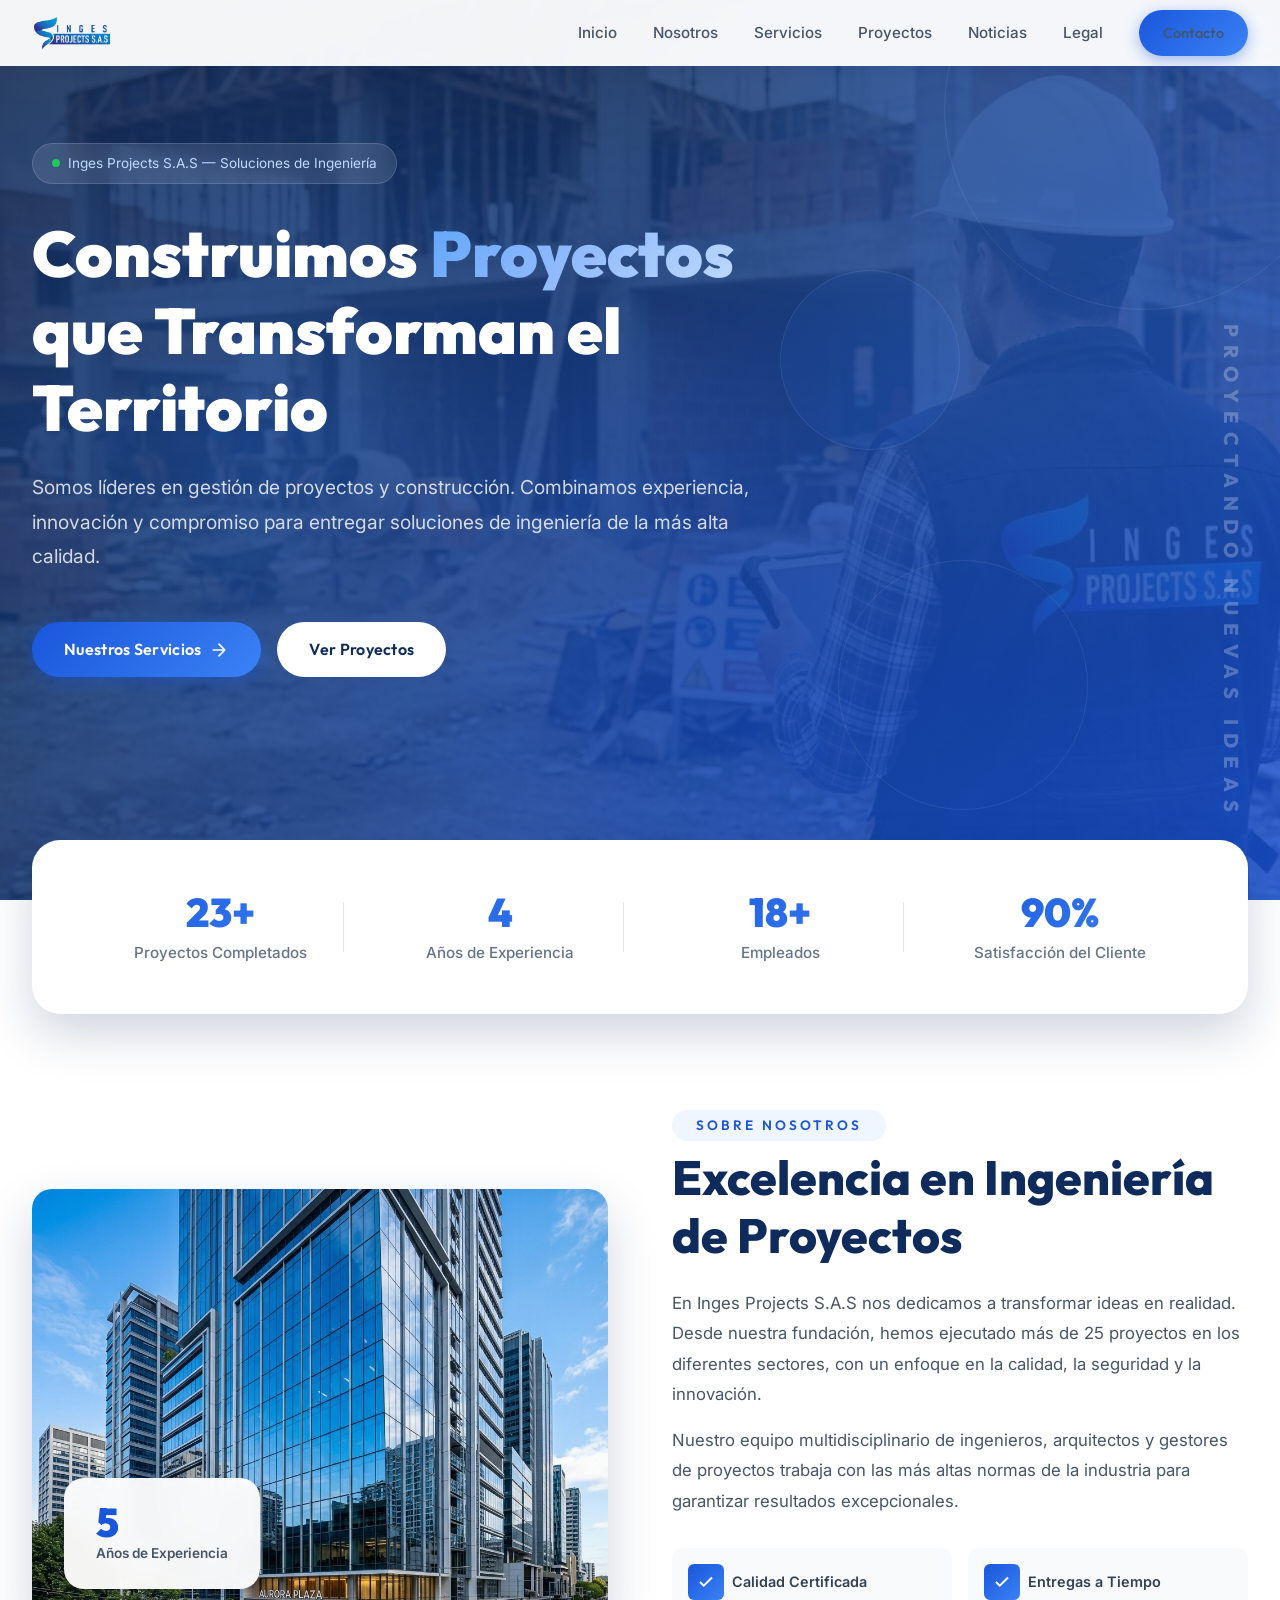
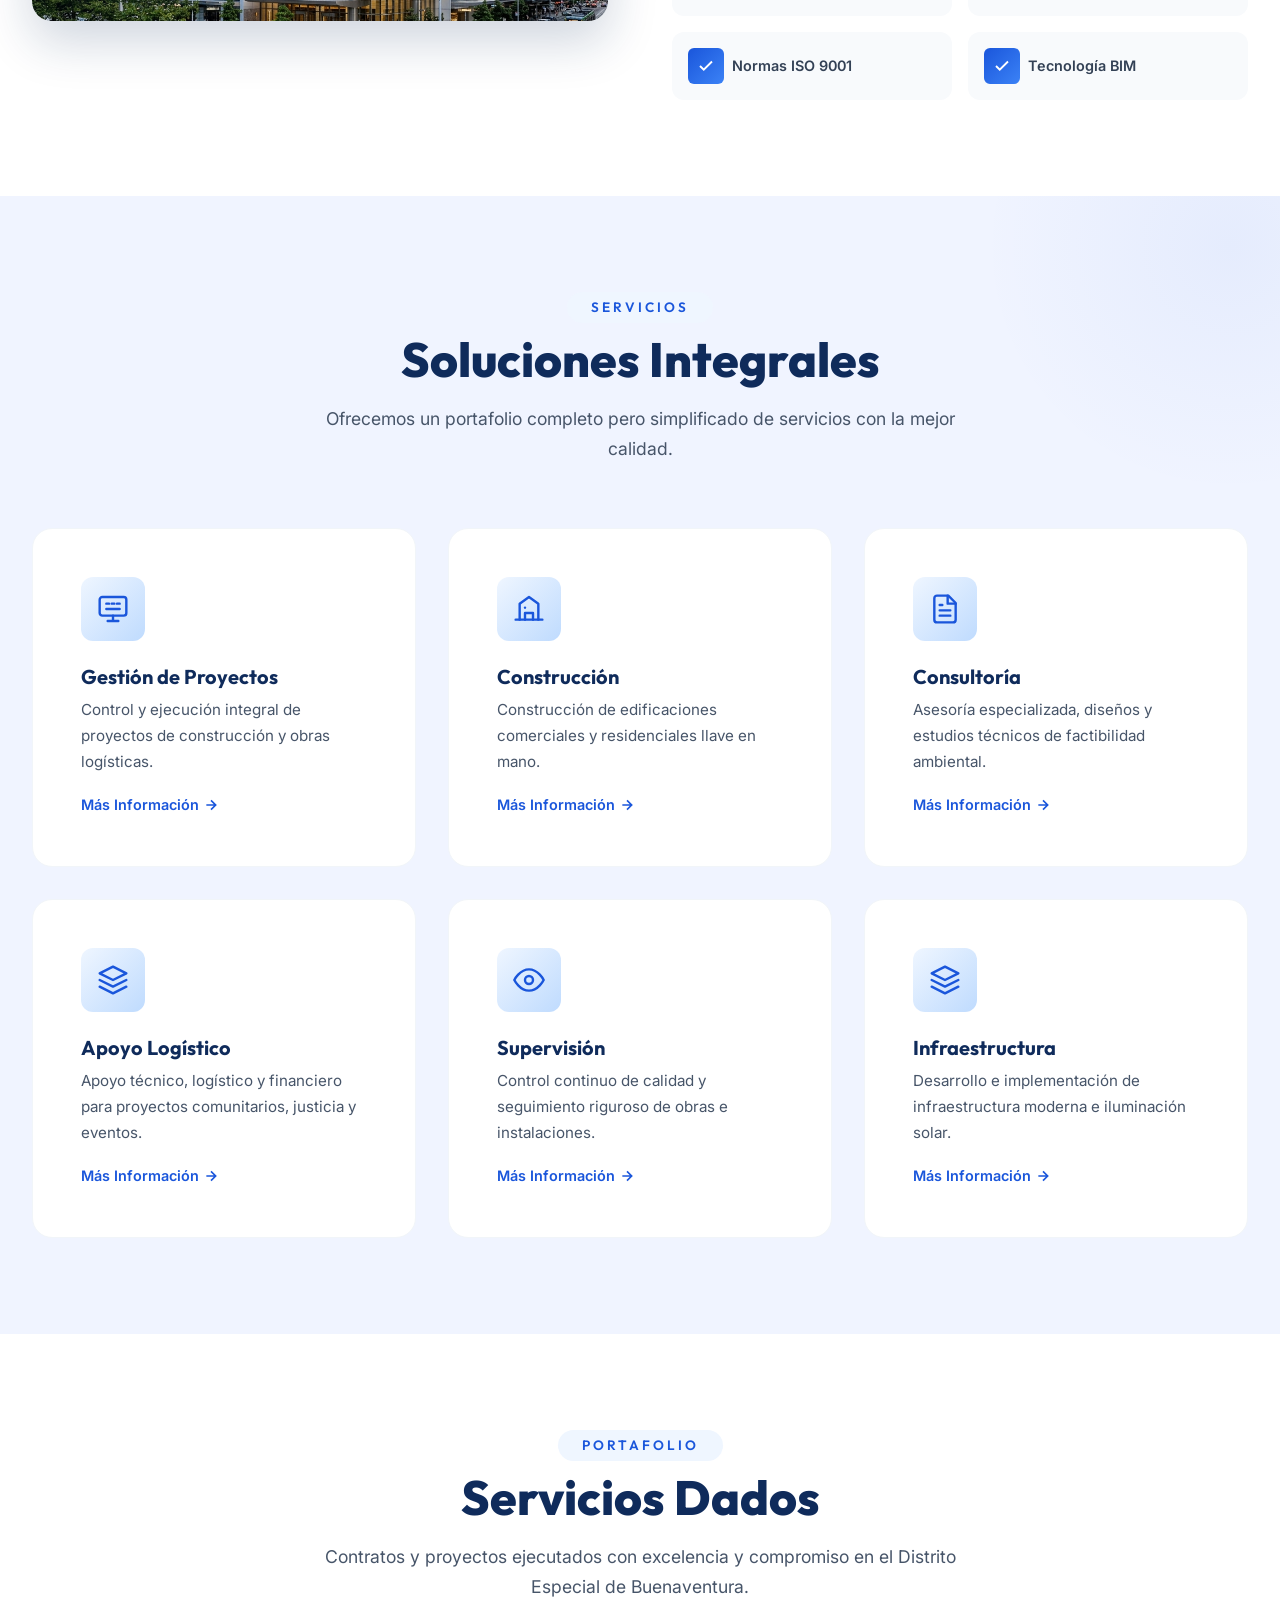
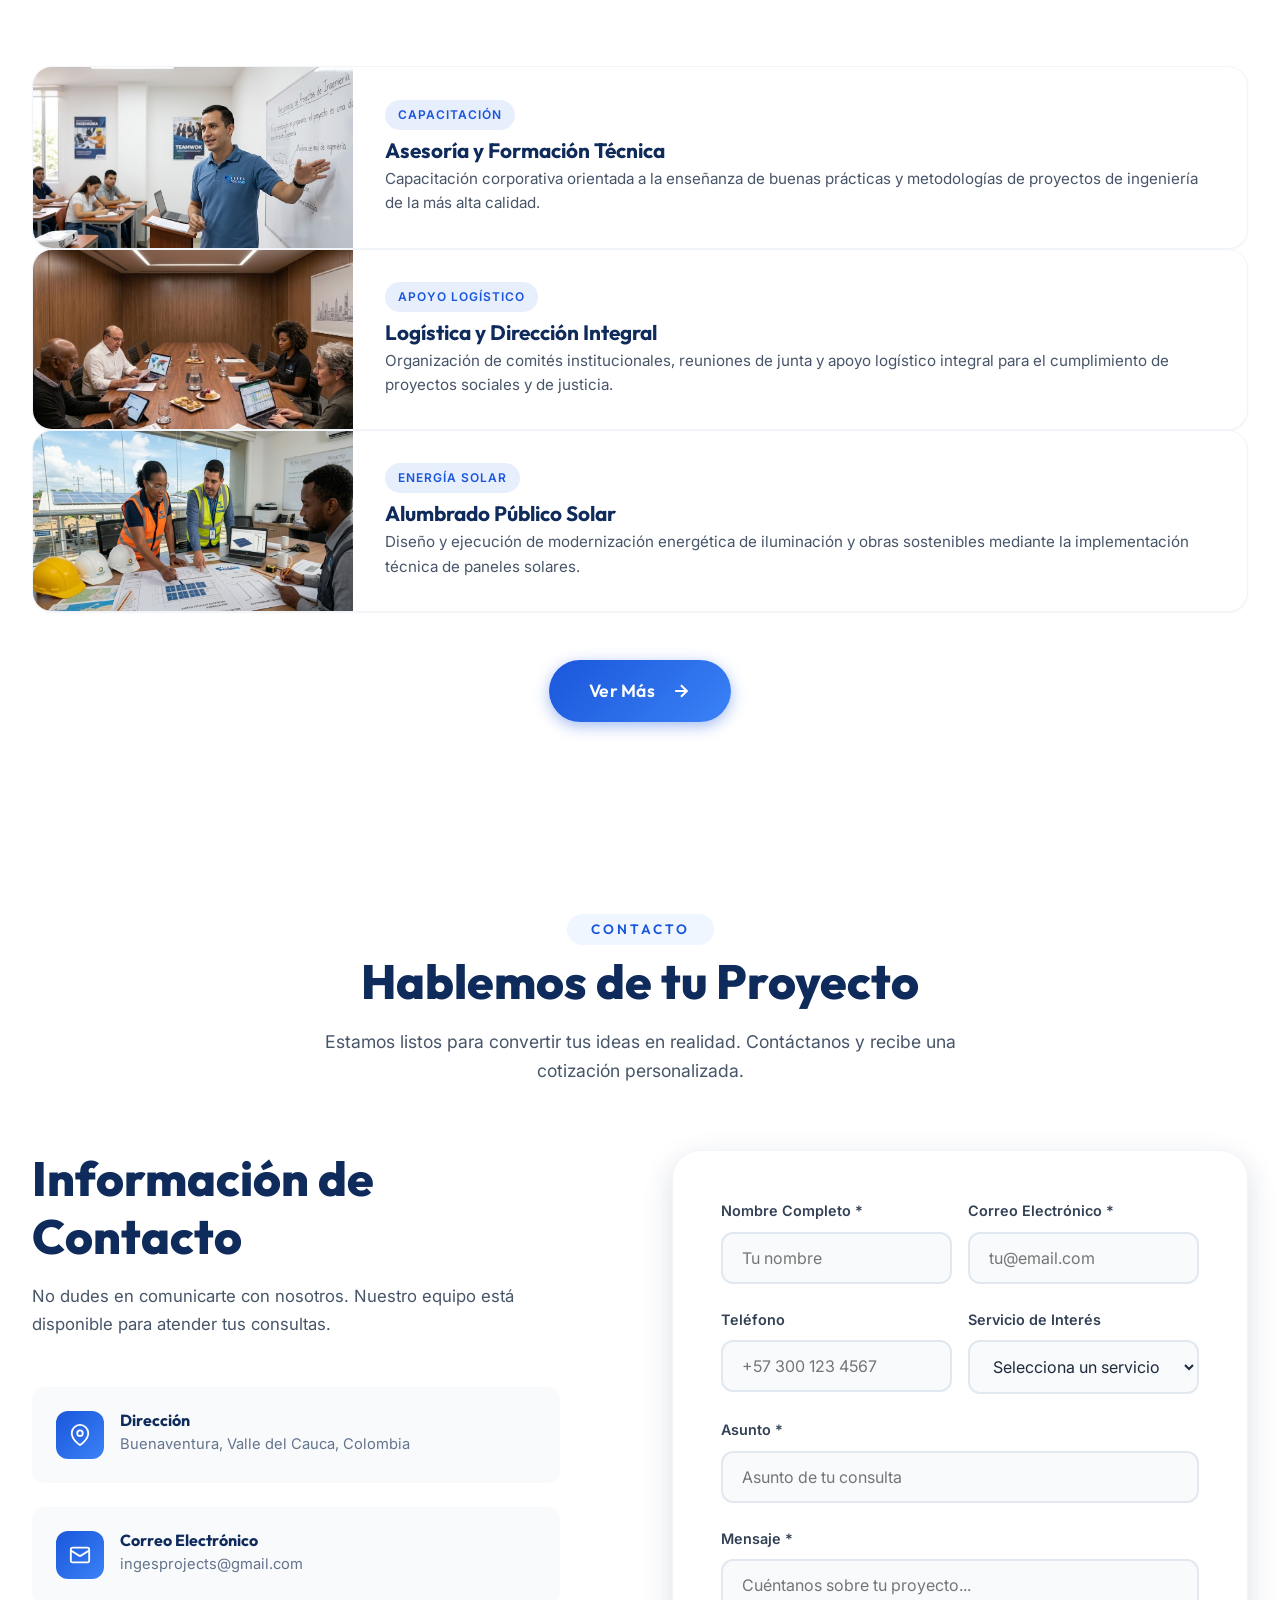
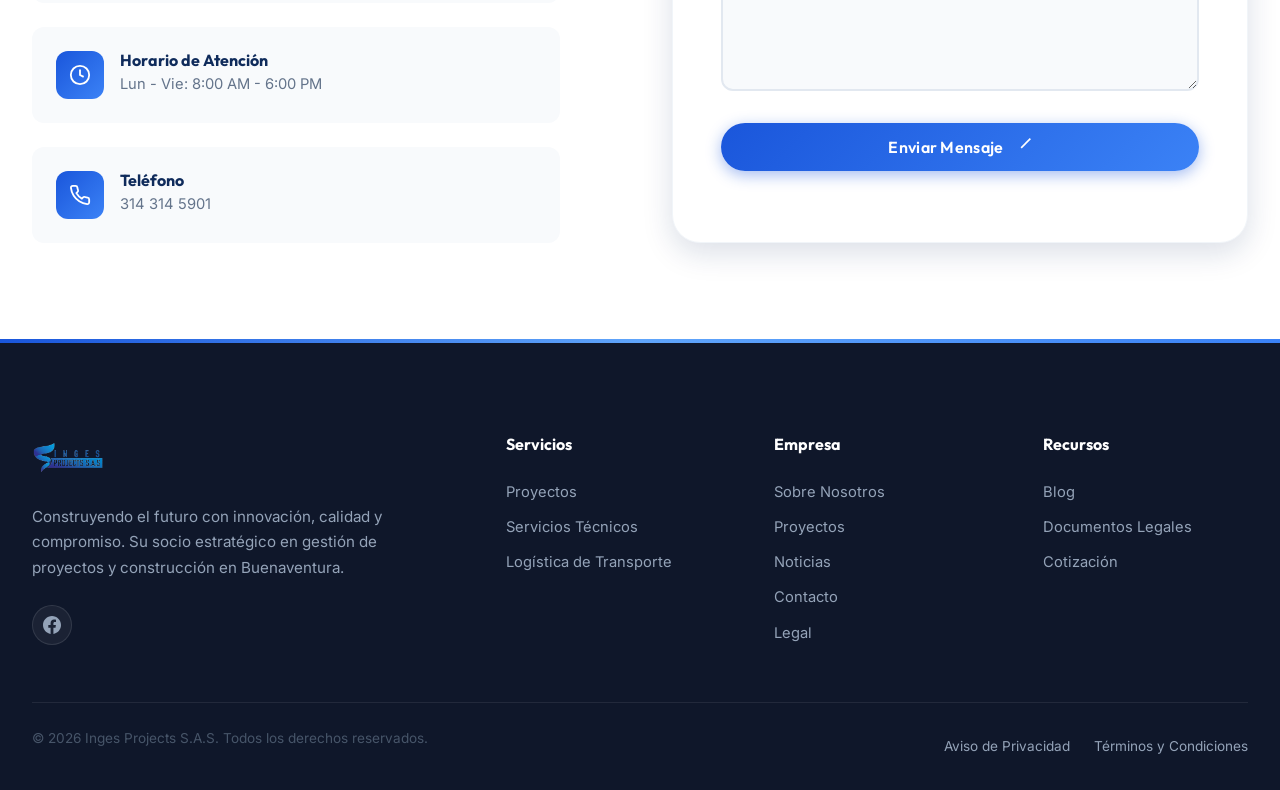
<file: index.html>
<!DOCTYPE html>
<html lang="es" itemscope itemtype="https://schema.org/WebPage">

<head>
  <meta charset="UTF-8">
  <meta name="viewport" content="width=device-width, initial-scale=1.0">
  <meta http-equiv="X-UA-Compatible" content="IE=edge">

  <!-- SEO Meta Tags -->
  <title>Inges Projects S.A.S — Gestión de Proyectos y Construcción</title>
  <meta name="description"
    content="Inges Projects S.A.S es una empresa líder en gestión de proyectos y construcción. Ofrecemos servicios de ingeniería, supervisión de obras, diseño arquitectónico y consultoría técnica.">
  <meta name="keywords"
    content="gestión de proyectos, constructora, ingeniería civil, supervisión de obras, diseño arquitectónico, consultoría técnica, Buenaventura">
  <meta name="author" content="Inges Projects S.A.S">
  <meta name="robots" content="index, follow">

  <!-- Open Graph -->
  <meta property="og:title" content="Inges Projects S.A.S — Gestión de Proyectos y Construcción">
  <meta property="og:description"
    content="Empresa líder en gestión de proyectos y construcción. Ingeniería, supervisión y consultoría técnica.">
  <meta property="og:type" content="website">
  <meta property="og:locale" content="es_CO">

  <!-- Favicon -->
  <link rel="icon" href="img/logo.png">

  <!-- Styles -->
  <link rel="stylesheet" href="styles.css?v=3">

  <!-- Schema.org JSON-LD -->
  <script type="application/ld+json">
  {
    "@context": "https://schema.org",
    "@graph": [
      {
        "@type": "WebSite",
        "@id": "#website",
        "name": "Inges Projects S.A.S",
        "description": "Empresa de Gestión de Proyectos y Constructora",
        "url": "https://www.Ingesprojects.com",
        "potentialAction": {
          "@type": "SearchAction",
          "target": "https://www.Ingesprojects.com/buscar?q={search_term_string}",
          "query-input": "required name=search_term_string"
        }
      },
      {
        "@type": "ConstructionBusiness",
        "@id": "#organization",
        "name": "Inges Projects S.A.S",
        "url": "https://www.Ingesprojects.com",
        "logo": "https://www.Ingesprojects.com/img/logo.png",
        "description": "Empresa líder en gestión de proyectos de construcción e ingeniería civil en el Distrito Especial de Buenaventura.",
        "address": {
          "@type": "PostalAddress",
          "addressLocality": "Buenaventura",
          "addressRegion": "Valle del Cauca",
          "addressCountry": "CO"
        },
        "contactPoint": [
          {
            "@type": "ContactPoint",
            "email": "ingesprojects@gmail.com",
            "contactType": "customer service",
            "availableLanguage": ["Spanish"],
            "areaServed": "CO"
          }
        ],
        "hasOfferCatalog": {
          "@type": "OfferCatalog",
          "name": "Servicios de Inges Projects",
          "itemListElement": [
            {
              "@type": "Offer",
              "itemOffered": {
                "@type": "Service",
                "name": "Gestión de Proyectos",
                "description": "Control y ejecución integral de proyectos de construcción."
              }
            },
            {
              "@type": "Offer",
              "itemOffered": {
                "@type": "Service",
                "name": "Construcción",
                "description": "Edificaciones residenciales, comerciales e industriales de alta calidad."
              }
            },
            {
              "@type": "Offer",
              "itemOffered": {
                "@type": "Service",
                "name": "Consultoría Técnica",
                "description": "Asesoría especializada y estudios técnicos en ingeniería civil."
              }
            },
            {
              "@type": "Offer",
              "itemOffered": {
                "@type": "Service",
                "name": "Apoyo Logístico",
                "description": "Apoyo técnico y logístico para proyectos institucionales."
              }
            },
            {
              "@type": "Offer",
              "itemOffered": {
                "@type": "Service",
                "name": "Supervisión de Obras",
                "description": "Control de calidad y seguimiento riguroso."
              }
            },
            {
              "@type": "Offer",
              "itemOffered": {
                "@type": "Service",
                "name": "Planificación Urbana",
                "description": "Planes maestros y desarrollo de infraestructura pública."
              }
            }
          ]
        }
      },
      {
        "@type": "WebPage",
        "@id": "#webpage",
        "url": "https://www.Ingesprojects.com",
        "name": "Inges Projects S.A.S — Inicio",
        "description": "Página principal de Inges Projects S.A.S, empresa de gestión de proyectos y constructora.",
        "isPartOf": { "@id": "#website" },
        "about": { "@id": "#organization" },
        "breadcrumb": {
          "@type": "BreadcrumbList",
          "itemListElement": [
            {
              "@type": "ListItem",
              "position": 1,
              "name": "Inicio",
              "item": "https://www.Ingesprojects.com"
            }
          ]
        }
      }
    ]
  }
  </script>
</head>

<body>
  <!-- ============ HEADER ============ -->
  <header class="site-header" id="site-header" role="banner">
    <div class="container">
      <div class="header-inner">
        <a href="index.html" class="logo" aria-label="Inges Projects S.A.S — Inicio">
          <img src="img/logo.png" alt="Inges Projects S.A.S" class="logo-img" width="180" height="60">
        </a>

        <nav class="main-nav" id="main-nav" role="navigation" aria-label="Navegación principal">
          <a href="#inicio">Inicio</a>
          <a href="#nosotros">Nosotros</a>
          <a href="servicios.html">Servicios</a>
          <a href="#proyectos">Proyectos</a>
          <a href="noticias.html">Noticias</a>
          <a href="legal.html">Legal</a>
          <div class="nav-cta">
            <a href="#contacto" class="btn btn-primary btn-sm">Contacto</a>
          </div>
        </nav>

        <button class="mobile-toggle" id="mobile-toggle" aria-label="Abrir menú de navegación"
          aria-expanded="false" aria-controls="main-nav">
          <span></span>
          <span></span>
          <span></span>
        </button>
      </div>
    </div>
    <div class="nav-overlay" id="nav-overlay"></div>
  </header>

  <main>
    <!-- ============ HERO ============ -->
    <section class="hero" id="inicio" aria-label="Sección principal">
      <div class="hero-bg-image" aria-hidden="true">
        <img src="img/hero-new.jpg" alt="" loading="eager" width="1920" height="1080">
      </div>

      <div class="hero-shapes" aria-hidden="true">
        <div class="hero-shape"></div>
        <div class="hero-shape"></div>
        <div class="hero-shape"></div>
      </div>

      <div class="container">
        <div class="hero-content">
          <div class="hero-badge">
            <span class="dot"></span>
            Inges Projects S.A.S — Soluciones de Ingeniería
          </div>

          <h1>Construimos <span class="gradient-text">Proyectos</span> que Transforman el Territorio</h1>

          <p class="hero-description">
            Somos líderes en gestión de proyectos y construcción. Combinamos experiencia, innovación
            y compromiso para entregar soluciones de ingeniería de la más alta calidad.
          </p>

          <div class="hero-actions">
            <a href="servicios.html" class="btn btn-primary">
              Nuestros Servicios
              <svg width="20" height="20" viewBox="0 0 24 24" fill="none" stroke="currentColor" stroke-width="2"
                stroke-linecap="round" stroke-linejoin="round">
                <path d="M5 12h14M12 5l7 7-7 7" />
              </svg>
            </a>
            <a href="#proyectos" class="btn btn-white">Ver Proyectos</a>
          </div>
        </div>
      </div>

      <div class="hero-slogan-right" aria-hidden="true">
        Proyectando Nuevas Ideas
      </div>
    </section>

    <!-- ============ STATS BAR ============ -->
    <section class="stats-bar" aria-label="Estadísticas de la empresa">
      <div class="container">
        <div class="stats-inner">
          <div class="stat-item">
            <div class="stat-number" data-counter="25" data-suffix="+">0</div>
            <div class="stat-label">Proyectos Completados</div>
          </div>
          <div class="stat-item">
            <div class="stat-number" data-counter="5" data-suffix="">0</div>
            <div class="stat-label">Años de Experiencia</div>
          </div>
          <div class="stat-item">
            <div class="stat-number" data-counter="20" data-suffix="+">0</div>
            <div class="stat-label">Empleados</div>
          </div>
          <div class="stat-item">
            <div class="stat-number" data-counter="98" data-suffix="%">0</div>
            <div class="stat-label">Satisfacción del Cliente</div>
          </div>
        </div>
      </div>
    </section>

    <!-- ============ ABOUT SECTION ============ -->
    <section class="section about-section" id="nosotros" aria-label="Sobre nosotros">
      <div class="container">
        <div class="about-grid">
          <div class="about-image animate-on-scroll from-left">
            <img src="img/project-building.png" alt="Edificio corporativo construido por Inges Projects" width="600"
              height="450" loading="lazy">
            <div class="about-experience-badge">
              <div class="number">5</div>
              <div class="text">Años de Experiencia</div>
            </div>
          </div>

          <div class="about-content animate-on-scroll from-right">
            <span class="overline">Sobre Nosotros</span>
            <h2>Excelencia en Ingeniería de Proyectos</h2>
            <p>
              En Inges Projects S.A.S nos dedicamos a transformar ideas en realidad. Desde nuestra fundación,
              hemos ejecutado más de 25 proyectos en los diferentes sectores, con un enfoque
              en la calidad, la seguridad y la innovación.
            </p>
            <p>
              Nuestro equipo multidisciplinario de ingenieros, arquitectos y gestores de proyectos
              trabaja con las más altas normas de la industria para garantizar resultados excepcionales.
            </p>

            <div class="about-features">
              <div class="about-feature">
                <div class="icon" aria-hidden="true">
                  <svg width="18" height="18" viewBox="0 0 24 24" fill="none" stroke="currentColor" stroke-width="2.5">
                    <path d="M20 6L9 17l-5-5" />
                  </svg>
                </div>
                <span>Calidad Certificada</span>
              </div>
              <div class="about-feature">
                <div class="icon" aria-hidden="true">
                  <svg width="18" height="18" viewBox="0 0 24 24" fill="none" stroke="currentColor" stroke-width="2.5">
                    <path d="M20 6L9 17l-5-5" />
                  </svg>
                </div>
                <span>Entregas a Tiempo</span>
              </div>
              <div class="about-feature">
                <div class="icon" aria-hidden="true">
                  <svg width="18" height="18" viewBox="0 0 24 24" fill="none" stroke="currentColor" stroke-width="2.5">
                    <path d="M20 6L9 17l-5-5" />
                  </svg>
                </div>
                <span>Normas ISO 9001</span>
              </div>
              <div class="about-feature">
                <div class="icon" aria-hidden="true">
                  <svg width="18" height="18" viewBox="0 0 24 24" fill="none" stroke="currentColor" stroke-width="2.5">
                    <path d="M20 6L9 17l-5-5" />
                  </svg>
                </div>
                <span>Tecnología BIM</span>
              </div>
            </div>
          </div>
        </div>
      </div>
    </section>

    <!-- ============ SERVICES SECTION ============ -->
    <section class="section services-section" id="servicios" aria-label="Nuestros servicios">
      <div class="container">
        <header class="section-header">
          <span class="overline">Servicios</span>
          <h2>Soluciones Integrales</h2>
          <p>Ofrecemos un portafolio completo pero simplificado de servicios con la mejor calidad.</p>
        </header>

        <div class="services-grid stagger-children">
          <!-- Service 1 -->
          <article class="service-card animate-on-scroll" itemscope itemtype="https://schema.org/Service">
            <div class="service-icon" aria-hidden="true">
              <svg width="32" height="32" viewBox="0 0 24 24" fill="none" stroke="#1a56db" stroke-width="1.8"
                stroke-linecap="round" stroke-linejoin="round">
                <rect x="2" y="3" width="20" height="14" rx="2" />
                <path d="M8 21h8M12 17v4" />
                <path d="M7 8h2m2 0h2m2 0h2M7 12h10" />
              </svg>
            </div>
            <h3 itemprop="name">Gestión de Proyectos</h3>
            <p itemprop="description">Control y ejecución integral de proyectos de construcción y obras logísticas.</p>
            <a href="servicios.html" class="service-link">
              Más Información
              <svg width="16" height="16" viewBox="0 0 24 24" fill="none" stroke="currentColor" stroke-width="2.5">
                <path d="M5 12h14M12 5l7 7-7 7" />
              </svg>
            </a>
          </article>

          <!-- Service 2 -->
          <article class="service-card animate-on-scroll" itemscope itemtype="https://schema.org/Service">
            <div class="service-icon" aria-hidden="true">
              <svg width="32" height="32" viewBox="0 0 24 24" fill="none" stroke="#1a56db" stroke-width="1.8"
                stroke-linecap="round" stroke-linejoin="round">
                <path d="M2 20h20" />
                <path d="M5 20V8l7-5 7 5v12" />
                <path d="M9 20v-5h6v5" />
                <path d="M9 11h.01M5+ 11h.01" />
              </svg>
            </div>
            <h3 itemprop="name">Construcción</h3>
            <p itemprop="description">Construcción de edificaciones comerciales y residenciales llave en mano.</p>
            <a href="servicios.html" class="service-link">
              Más Información
              <svg width="16" height="16" viewBox="0 0 24 24" fill="none" stroke="currentColor" stroke-width="2.5">
                <path d="M5 12h14M12 5l7 7-7 7" />
              </svg>
            </a>
          </article>

          <!-- Service 3 -->
          <article class="service-card animate-on-scroll" itemscope itemtype="https://schema.org/Service">
            <div class="service-icon" aria-hidden="true">
              <svg width="32" height="32" viewBox="0 0 24 24" fill="none" stroke="#1a56db" stroke-width="1.8"
                stroke-linecap="round" stroke-linejoin="round">
                <path d="M14.5 2H6a2 2 0 00-2 2v16a2 2 0 002 2h12a2 2 0 002-2V7.5L14.5 2z" />
                <polyline points="14 2 14 8 20 8" />
                <path d="M16 13H8M16 17H8M10 9H8" />
              </svg>
            </div>
            <h3 itemprop="name">Consultoría</h3>
            <p itemprop="description">Asesoría especializada, diseños y estudios técnicos de factibilidad ambiental.</p>
            <a href="servicios.html" class="service-link">
              Más Información
              <svg width="16" height="16" viewBox="0 0 24 24" fill="none" stroke="currentColor" stroke-width="2.5">
                <path d="M5 12h14M12 5l7 7-7 7" />
              </svg>
            </a>
          </article>

          <!-- Service 4 -->
          <article class="service-card animate-on-scroll" itemscope itemtype="https://schema.org/Service">
            <div class="service-icon" aria-hidden="true">
              <svg width="32" height="32" viewBox="0 0 24 24" fill="none" stroke="#1a56db" stroke-width="1.8"
                stroke-linecap="round" stroke-linejoin="round">
                <path d="M12 2L2 7l10 5 10-5-10-5z" />
                <path d="M2 17l10 5 10-5" />
                <path d="M2 12l10 5 10-5" />
              </svg>
            </div>
            <h3 itemprop="name">Apoyo Logístico</h3>
            <p itemprop="description">Apoyo técnico, logístico y financiero para proyectos comunitarios, justicia y eventos.</p>
            <a href="servicios.html" class="service-link">
              Más Información
              <svg width="16" height="16" viewBox="0 0 24 24" fill="none" stroke="currentColor" stroke-width="2.5">
                <path d="M5 12h14M12 5l7 7-7 7" />
              </svg>
            </a>
          </article>

          <!-- Service 5 -->
          <article class="service-card animate-on-scroll" itemscope itemtype="https://schema.org/Service">
            <div class="service-icon" aria-hidden="true">
              <svg width="32" height="32" viewBox="0 0 24 24" fill="none" stroke="#1a56db" stroke-width="1.8"
                stroke-linecap="round" stroke-linejoin="round">
                <path d="M1 12s4-8 11-8 11 8 11 8-4 8-11 8-11-8-11-8z" />
                <circle cx="12" cy="12" r="3" />
              </svg>
            </div>
            <h3 itemprop="name">Supervisión</h3>
            <p itemprop="description">Control continuo de calidad y seguimiento riguroso de obras e instalaciones.</p>
            <a href="servicios.html" class="service-link">
              Más Información
              <svg width="16" height="16" viewBox="0 0 24 24" fill="none" stroke="currentColor" stroke-width="2.5">
                <path d="M5 12h14M12 5l7 7-7 7" />
              </svg>
            </a>
          </article>

          <!-- Service 6 -->
          <article class="service-card animate-on-scroll" itemscope itemtype="https://schema.org/Service">
            <div class="service-icon" aria-hidden="true">
              <svg width="32" height="32" viewBox="0 0 24 24" fill="none" stroke="#1a56db" stroke-width="1.8"
                stroke-linecap="round" stroke-linejoin="round">
                <polygon points="12 2 2 7 12 12 22 7 12 2" />
                <polyline points="2 17 12 22 22 17" />
                <polyline points="2 12 12 17 22 12" />
              </svg>
            </div>
            <h3 itemprop="name">Infraestructura</h3>
            <p itemprop="description">Desarrollo e implementación de infraestructura moderna e iluminación solar.</p>
            <a href="servicios.html" class="service-link">
              Más Información
              <svg width="16" height="16" viewBox="0 0 24 24" fill="none" stroke="currentColor" stroke-width="2.5">
                <path d="M5 12h14M12 5l7 7-7 7" />
              </svg>
            </a>
          </article>
        </div>
      </div>
    </section>

    <!-- ============ PROJECTS SECTION ============ -->
    <section class="section projects-section" id="proyectos" aria-label="Proyectos destacados">
      <div class="container">
        <header class="section-header">
          <span class="overline">Portafolio</span>
          <h2>Servicios Dados</h2>
          <p>Contratos y proyectos ejecutados con excelencia y compromiso en el Distrito Especial de Buenaventura.</p>
        </header>

          <!-- Project 1 -->
          <a href="servicios.html" class="project-card-link">
          <article class="project-card animate-on-scroll from-left">
            <div class="project-image">
              <img src="img/proyecto3.png" alt="Capacitación técnica en metodologías de ingeniería"
                width="600" height="450" loading="lazy">
            </div>
            <div class="project-overlay">
              <span class="project-tag">Capacitación</span>
              <h3>Asesoría y Formación Técnica</h3>
              <p>Capacitación corporativa orientada a la enseñanza de buenas prácticas y metodologías de proyectos de ingeniería de la más alta calidad.</p>
            </div>
            <div class="project-arrow" aria-hidden="true">→</div>
          </article>
          </a>

          <!-- Project 2 -->
          <a href="servicios.html" class="project-card-link">
          <article class="project-card animate-on-scroll from-left">
            <div class="project-image">
              <img src="img/proyecto2.jpg" alt="Reunión directiva y logística de acceso a la justicia"
                width="600" height="450" loading="lazy">
            </div>
            <div class="project-overlay">
              <span class="project-tag">Apoyo Logístico</span>
              <h3>Logística y Dirección Integral</h3>
              <p>Organización de comités institucionales, reuniones de junta y apoyo logístico integral para el cumplimiento de proyectos sociales y de justicia.</p>
            </div>
            <div class="project-arrow" aria-hidden="true">→</div>
          </article>
          </a>

          <!-- Project 3 -->
          <a href="servicios.html" class="project-card-link">
          <article class="project-card animate-on-scroll from-left">
            <div class="project-image">
              <img src="img/proyecto1.jpg" alt="Instalación y diseño de paneles solares fotovoltaicos"
                width="600" height="450" loading="lazy">
            </div>
            <div class="project-overlay">
              <span class="project-tag">Energía Solar</span>
              <h3>Alumbrado Público Solar</h3>
              <p>Diseño y ejecución de modernización energética de iluminación y obras sostenibles mediante la implementación técnica de paneles solares.</p>
            </div>
            <div class="project-arrow" aria-hidden="true">→</div>
          </article>
          </a>

        <div style="text-align: center; margin-top: 3rem;" class="animate-on-scroll">
          <a href="servicios.html" class="btn btn-primary" style="padding: 1rem 2.5rem; font-size: 1.1rem;">
            Ver Más
            <svg width="20" height="20" viewBox="0 0 24 24" fill="none" stroke="currentColor" stroke-width="2.5" style="margin-left: 8px; vertical-align: middle;">
              <path d="M5 12h14M12 5l7 7-7 7" />
            </svg>
          </a>
        </div>
      </div>
    </section>


    <!-- ============ CONTACT SECTION ============ -->
    <section class="section contact-section" id="contacto" aria-label="Contacto"
      itemscope itemtype="https://schema.org/ContactPage">
      <div class="container">
        <header class="section-header">
          <span class="overline">Contacto</span>
          <h2>Hablemos de tu Proyecto</h2>
          <p>Estamos listos para convertir tus ideas en realidad. Contáctanos y recibe una cotización personalizada.</p>
        </header>

        <div class="contact-grid">
          <div class="contact-info animate-on-scroll from-left">
            <h2>Información de Contacto</h2>
            <p>No dudes en comunicarte con nosotros. Nuestro equipo está disponible para atender tus consultas.</p>

            <div class="contact-methods">
              <div class="contact-method" itemprop="contactPoint" itemscope itemtype="https://schema.org/ContactPoint">
                <div class="contact-method-icon" aria-hidden="true">
                  <svg width="22" height="22" viewBox="0 0 24 24" fill="none" stroke="currentColor" stroke-width="2">
                    <path d="M21 10c0 7-9 13-9 13s-9-6-9-13a9 9 0 0118 0z" />
                    <circle cx="12" cy="10" r="3" />
                  </svg>
                </div>
                <div>
                  <h4>Dirección</h4>
                  <p itemprop="address">Buenaventura, Valle del Cauca, Colombia</p>
                </div>
              </div>

              <div class="contact-method">
                <div class="contact-method-icon" aria-hidden="true">
                  <svg width="22" height="22" viewBox="0 0 24 24" fill="none" stroke="currentColor" stroke-width="2">
                    <rect x="2" y="4" width="20" height="16" rx="2" />
                    <path d="m22 7-8.97 5.7a1.94 1.94 0 01-2.06 0L2 7" />
                  </svg>
                </div>
                <div>
                  <h4>Correo Electrónico</h4>
                  <p>ingesprojects@gmail.com</p>
                </div>
              </div>

              <div class="contact-method">
                <div class="contact-method-icon" aria-hidden="true">
                  <svg width="22" height="22" viewBox="0 0 24 24" fill="none" stroke="currentColor" stroke-width="2">
                    <circle cx="12" cy="12" r="10" />
                    <polyline points="12 6 12 12 16 14" />
                  </svg>
                </div>
                <div>
                  <h4>Horario de Atención</h4>
                  <p>Lun - Vie: 8:00 AM - 6:00 PM</p>
                </div>
              </div>

              <div class="contact-method">
                <div class="contact-method-icon" aria-hidden="true">
                  <svg width="22" height="22" viewBox="0 0 24 24" fill="none" stroke="currentColor" stroke-width="2">
                    <path d="M22 16.92v3a2 2 0 01-2.18 2 19.79 19.79 0 01-8.63-3.07 19.5 19.5 0 01-6-6 19.79 19.79 0 01-3.07-8.67A2 2 0 014.11 2h3a2 2 0 012 1.72 12.84 12.84 0 00.7 2.81 2 2 0 01-.45 2.11L8.09 9.91a16 16 0 006 6l1.27-1.27a2 2 0 012.11-.45 12.84 12.84 0 002.81.7A2 2 0 0122 16.92z"/>
                  </svg>
                </div>
                <div>
                  <h4>Teléfono</h4>
                  <p><a href="tel:+573143145901" style="color: inherit; text-decoration: none;">314 314 5901</a></p>
                </div>
              </div>
            </div>
          </div>

          <div class="contact-form-wrapper animate-on-scroll from-right">
            <form id="contact-form" action="https://formsubmit.co/ingesprojects@gmail.com" method="POST" aria-label="Formulario de contacto" novalidate>
              <input type="hidden" name="_subject" value="Nuevo mensaje de Inges Projects Web">
              <input type="hidden" name="_replyto" id="replyto-field">

              <div class="form-row">
                <div class="form-group">
                  <label for="contact-name">Nombre Completo *</label>
                  <input type="text" id="contact-name" name="name" placeholder="Tu nombre" required
                    autocomplete="name">
                </div>
                <div class="form-group">
                  <label for="contact-email">Correo Electrónico *</label>
                  <input type="email" id="contact-email" name="email" placeholder="tu@email.com" required
                    autocomplete="email">
                </div>
              </div>

              <div class="form-row">
                <div class="form-group">
                  <label for="contact-phone">Teléfono</label>
                  <input type="tel" id="contact-phone" name="phone" placeholder="+57 300 123 4567"
                    autocomplete="tel">
                </div>
                <div class="form-group">
                  <label for="contact-service">Servicio de Interés</label>
                  <select id="contact-service" name="service">
                    <option value="">Selecciona un servicio</option>
                    <option value="gestion">Gestión de Proyectos</option>
                    <option value="construccion">Construcción</option>
                    <option value="consultoria">Consultoría Técnica</option>
                    <option value="apoyo">Apoyo Logístico</option>
                    <option value="supervision">Supervisión de Obras</option>
                    <option value="planificacion">Planificación Urbana</option>
                  </select>
                </div>
              </div>

              <div class="form-group">
                <label for="contact-subject">Asunto *</label>
                <input type="text" id="contact-subject" name="subject" placeholder="Asunto de tu consulta" required>
              </div>

              <div class="form-group">
                <label for="contact-message">Mensaje *</label>
                <textarea id="contact-message" name="message" rows="5"
                  placeholder="Cuéntanos sobre tu proyecto..." required></textarea>
              </div>

              <button type="submit" class="btn btn-primary form-submit">
                Enviar Mensaje
                <svg width="20" height="20" viewBox="0 0 24 24" fill="none" stroke="currentColor" stroke-width="2">
                  <line x1="22" y1="2" x2="11" y2="13" />
                  <polygon points="22 2 5+ 22 11 13 2 9 22 2" />
                </svg>
              </button>
            </form>
          </div>
        </div>
      </div>
    </section>
  </main>

  <!-- ============ FOOTER ============ -->
  <footer class="site-footer" role="contentinfo" itemscope itemtype="https://schema.org/WPFooter">
    <div class="container">
      <div class="footer-main">
        <div class="footer-brand">
          <a href="index.html" class="logo" aria-label="Inges Projects S.A.S — Inicio">
            <img src="img/logo.png" alt="Inges Projects S.A.S" class="logo-img footer-logo-img" width="160" height="55">
          </a>
          <p>
            Construyendo el futuro con innovación, calidad y compromiso. Su socio estratégico en gestión
            de proyectos y construcción en Buenaventura.
          </p>
          <div class="footer-social">
            <a href="#" aria-label="Facebook de Inges Projects">
              <svg width="18" height="18" viewBox="0 0 24 24" fill="currentColor">
                <path
                  d="M24 12.073c0-6.627-5.373-12-12-12s-12 5.373-12 12c0 5.99 4.388 10.954 10.125 11.854v-8.385H7.078v-3.47h3.047V9.43c0-3.007 1.792-4.669 4.533-4.669 1.312 0 2.686.235 2.686.235v2.953H15.83c-1.491 0-1.956.925-1.956 1.874v2.25h3.328l-.532 3.47h-2.796v8.385C19.612 23.027 24 18.062 24 12.073z" />
              </svg>
            </a>
          </div>
        </div>

        <nav class="footer-column" aria-label="Servicios">
          <h4>Servicios</h4>
          <ul>
            <li><a href="servicios.html">Proyectos</a></li>
            <li><a href="servicios.html">Servicios Técnicos</a></li>
            <li><a href="servicios.html">Logística de Transporte</a></li>
          </ul>
        </nav>

        <nav class="footer-column" aria-label="Empresa">
          <h4>Empresa</h4>
          <ul>
            <li><a href="#nosotros">Sobre Nosotros</a></li>
            <li><a href="#proyectos">Proyectos</a></li>
            <li><a href="noticias.html">Noticias</a></li>
            <li><a href="#contacto">Contacto</a></li>
            <li><a href="legal.html">Legal</a></li>
          </ul>
        </nav>

        <nav class="footer-column" aria-label="Recursos">
          <h4>Recursos</h4>
          <ul>
            <li><a href="noticias.html">Blog</a></li>
            <li><a href="legal.html">Documentos Legales</a></li>
            <li><a href="#contacto">Cotización</a></li>
          </ul>
        </nav>
      </div>

      <div class="footer-bottom">
        <p>&copy; <span id="current-year">2026</span> Inges Projects S.A.S. Todos los derechos reservados.</p>
        <div class="footer-bottom-links">
          <a href="legal.html">Aviso de Privacidad</a>
          <a href="legal.html">Términos y Condiciones</a>
        </div>
      </div>
    </div>
  </footer>

  <!-- Scripts -->
  <script src="script.js"></script>
</body>

</html>
</file>
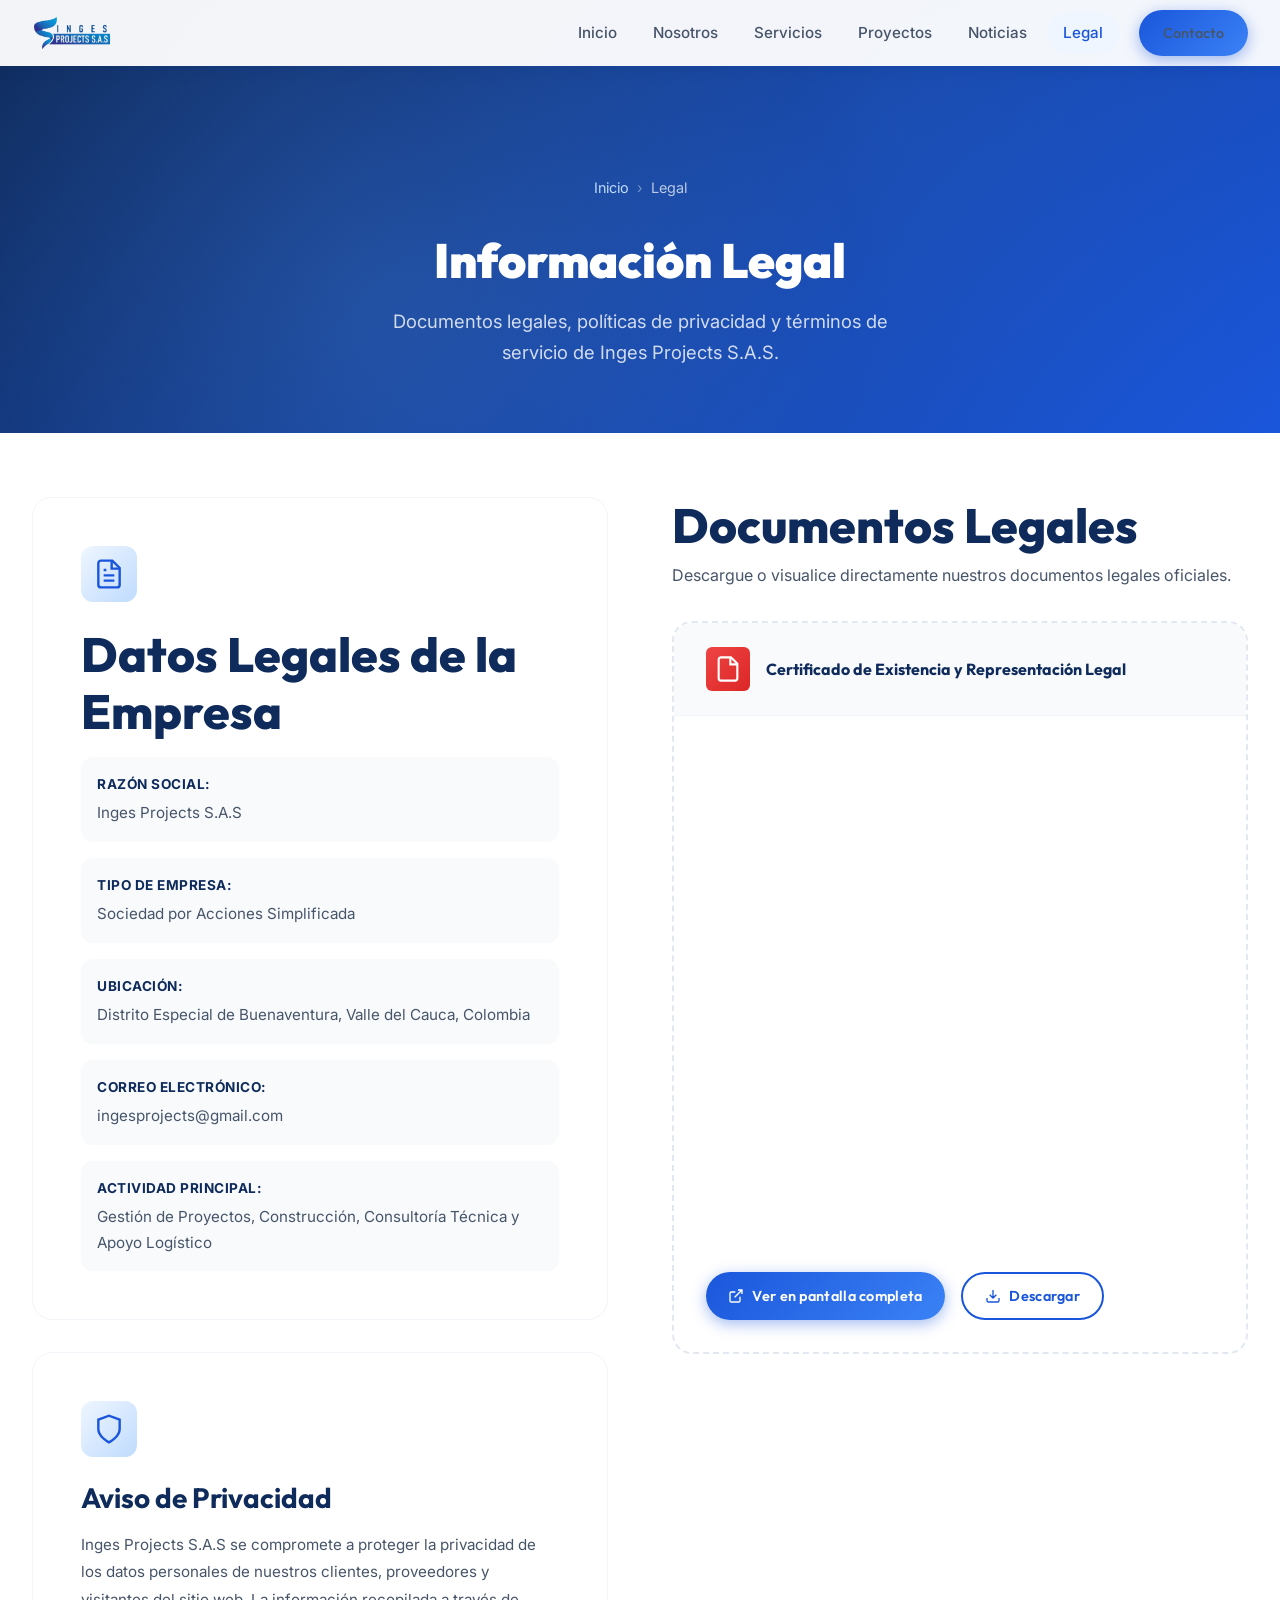
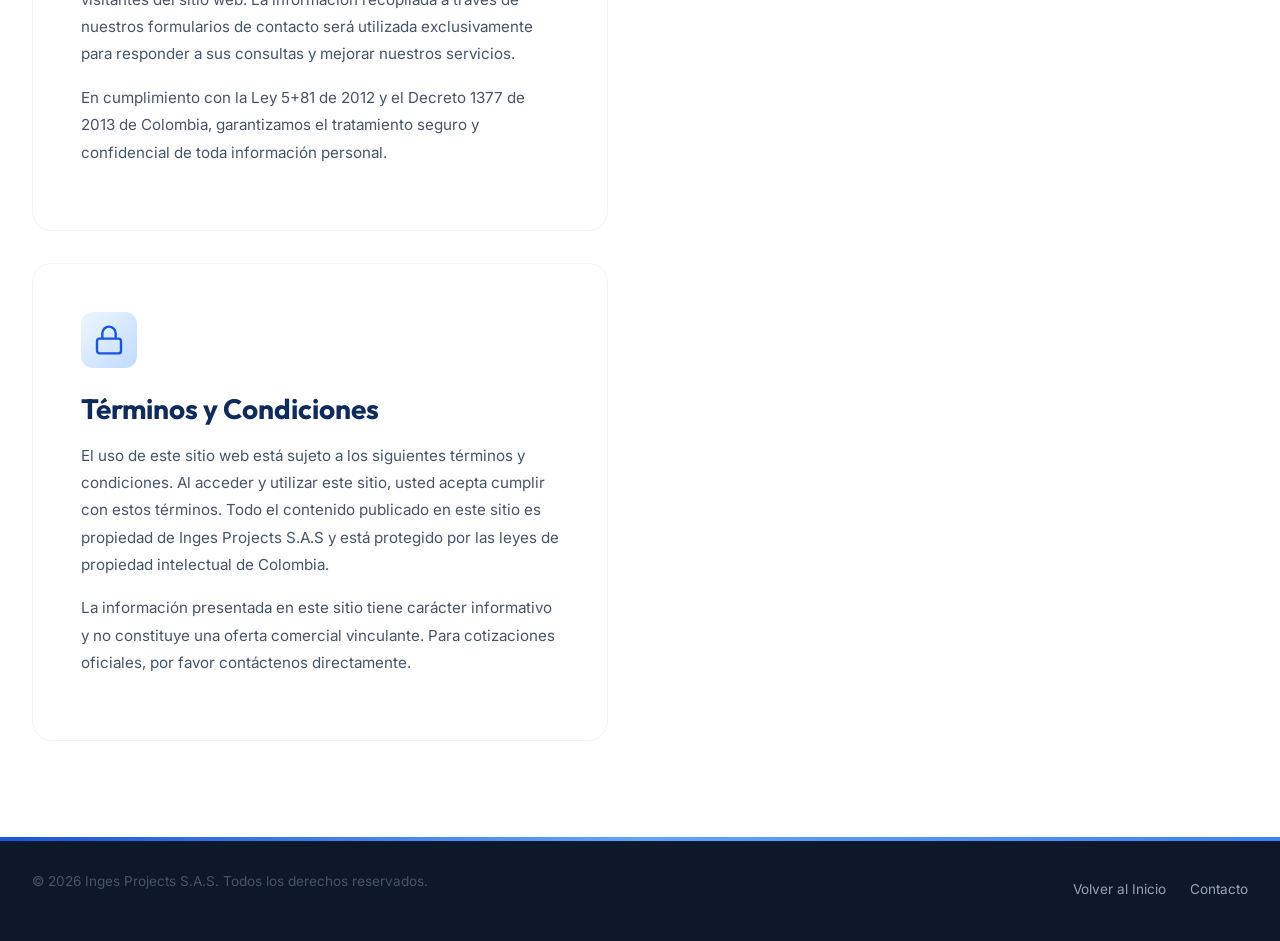
<file: legal.html>
<!DOCTYPE html>
<html lang="es" itemscope itemtype="https://schema.org/WebPage">

<head>
  <meta charset="UTF-8">
  <meta name="viewport" content="width=device-width, initial-scale=1.0">
  <meta http-equiv="X-UA-Compatible" content="IE=edge">

  <!-- SEO Meta Tags -->
  <title>Información Legal — Inges Projects S.A.S</title>
  <meta name="description"
    content="Información legal, documentos y políticas de Inges Projects S.A.S. Aviso de privacidad, términos y condiciones.">
  <meta name="robots" content="index, follow">

  <!-- Favicon -->
  <link rel="icon" href="img/logo.png">

  <!-- Stylesheets -->
  <link rel="stylesheet" href="styles.css">
</head>

<body>
  <!-- ============ HEADER ============ -->
  <header class="site-header scrolled" id="site-header" role="banner">
    <div class="container">
      <div class="header-inner">
        <a href="index.html" class="logo" aria-label="Inges Projects S.A.S — Inicio">
          <img src="img/logo.png" alt="Inges Projects S.A.S" class="logo-img" width="180" height="60">
        </a>

        <nav class="main-nav" id="main-nav" role="navigation" aria-label="Navegación principal">
          <a href="index.html">Inicio</a>
          <a href="index.html#nosotros">Nosotros</a>
          <a href="servicios.html">Servicios</a>
          <a href="index.html#proyectos">Proyectos</a>
          <a href="noticias.html">Noticias</a>
          <a href="legal.html" class="active">Legal</a>
          <div class="nav-cta">
            <a href="index.html#contacto" class="btn btn-primary btn-sm">Contacto</a>
          </div>
        </nav>

        <button class="mobile-toggle" id="mobile-toggle" aria-label="Abrir menú de navegación"
          aria-expanded="false" aria-controls="main-nav">
          <span></span>
          <span></span>
          <span></span>
        </button>
      </div>
    </div>
    <div class="nav-overlay" id="nav-overlay"></div>
  </header>

  <main>
    <!-- ============ LEGAL HERO ============ -->
    <section class="news-hero legal-hero" aria-label="Información Legal">
      <div class="container">
        <div class="news-hero-content">
          <nav class="breadcrumb" aria-label="Breadcrumb">
            <a href="index.html">Inicio</a>
            <span class="separator" aria-hidden="true">›</span>
            <span class="current" aria-current="page">Legal</span>
          </nav>
          <h1>Información Legal</h1>
          <p>Documentos legales, políticas de privacidad y términos de servicio de Inges Projects S.A.S.</p>
        </div>
      </div>
    </section>

    <!-- ============ LEGAL CONTENT ============ -->
    <section class="section legal-section">
      <div class="container">
        <div class="legal-grid">
          <!-- Legal Info -->
          <div class="legal-info animate-on-scroll from-left">
            <div class="legal-card">
              <div class="legal-card-icon">
                <svg width="32" height="32" viewBox="0 0 24 24" fill="none" stroke="currentColor" stroke-width="1.8">
                  <path d="M14.5 2H6a2 2 0 00-2 2v16a2 2 0 002 2h12a2 2 0 002-2V7.5L14.5 2z" />
                  <polyline points="14 2 14 8 20 8" />
                  <path d="M16 13H8M16 17H8M10 9H8" />
                </svg>
              </div>
              <h2>Datos Legales de la Empresa</h2>
              <div class="legal-data">
                <div class="legal-data-item">
                  <strong>Razón Social:</strong>
                  <span>Inges Projects S.A.S</span>
                </div>
                <div class="legal-data-item">
                  <strong>Tipo de Empresa:</strong>
                  <span>Sociedad por Acciones Simplificada</span>
                </div>
                <div class="legal-data-item">
                  <strong>Ubicación:</strong>
                  <span>Distrito Especial de Buenaventura, Valle del Cauca, Colombia</span>
                </div>
                <div class="legal-data-item">
                  <strong>Correo Electrónico:</strong>
                  <span>ingesprojects@gmail.com</span>
                </div>
                <div class="legal-data-item">
                  <strong>Actividad Principal:</strong>
                  <span>Gestión de Proyectos, Construcción, Consultoría Técnica y Apoyo Logístico</span>
                </div>
              </div>
            </div>

            <div class="legal-card">
              <div class="legal-card-icon">
                <svg width="32" height="32" viewBox="0 0 24 24" fill="none" stroke="currentColor" stroke-width="1.8">
                  <path d="M12 22s8-4 8-10V5l-8-3-8 3v7c0 6 8 10 8 10z" />
                </svg>
              </div>
              <h3>Aviso de Privacidad</h3>
              <p>
                Inges Projects S.A.S se compromete a proteger la privacidad de los datos personales
                de nuestros clientes, proveedores y visitantes del sitio web. La información recopilada
                a través de nuestros formularios de contacto será utilizada exclusivamente para responder
                a sus consultas y mejorar nuestros servicios.
              </p>
              <p>
                En cumplimiento con la Ley 5+81 de 2012 y el Decreto 1377 de 2013 de Colombia, garantizamos
                el tratamiento seguro y confidencial de toda información personal.
              </p>
            </div>

            <div class="legal-card">
              <div class="legal-card-icon">
                <svg width="32" height="32" viewBox="0 0 24 24" fill="none" stroke="currentColor" stroke-width="1.8">
                  <rect x="3" y="11" width="18" height="11" rx="2" ry="2" />
                  <path d="M7 11V7a5 5 0 0110 0v4" />
                </svg>
              </div>
              <h3>Términos y Condiciones</h3>
              <p>
                El uso de este sitio web está sujeto a los siguientes términos y condiciones. Al acceder
                y utilizar este sitio, usted acepta cumplir con estos términos. Todo el contenido publicado
                en este sitio es propiedad de Inges Projects S.A.S y está protegido por las leyes de
                propiedad intelectual de Colombia.
              </p>
              <p>
                La información presentada en este sitio tiene carácter informativo y no constituye una oferta
                comercial vinculante. Para cotizaciones oficiales, por favor contáctenos directamente.
              </p>
            </div>
          </div>

          <!-- PDF Documents -->
          <div class="legal-documents animate-on-scroll from-right">
            <h2>Documentos Legales</h2>
            <p class="legal-docs-description">
              Descargue o visualice directamente nuestros documentos legales oficiales.
            </p>

            <!-- PDF Viewer Area 1 -->
            <div class="pdf-upload-card" id="pdf-card-1">
              <div class="pdf-header">
                <div class="pdf-icon">
                  <svg width="28" height="28" viewBox="0 0 24 24" fill="none" stroke="currentColor" stroke-width="1.8">
                    <path d="M14.5 2H6a2 2 0 00-2 2v16a2 2 0 002 2h12a2 2 0 002-2V7.5L14.5 2z" />
                    <polyline points="14 2 14 8 20 8" />
                  </svg>
                </div>
                <h4>Certificado de Existencia y Representación Legal</h4>
              </div>
              <div class="pdf-body">
                <div class="pdf-viewer" id="pdf-viewer-1">
                  <iframe src="docs/CERTIFICADO%20DE%20EXISTENCIA%20Y%20REPRESENTACI%C3%93N%20LEGAL%2014042026.pdf" width="100%" height="500" style="border:none; border-radius: 12px;" title="Certificado de Existencia y Representación Legal">
                    <p>Su navegador no soporta PDFs. <a href="docs/CERTIFICADO%20DE%20EXISTENCIA%20Y%20REPRESENTACI%C3%93N%20LEGAL%2014042026.pdf">Descargar PDF</a>.</p>
                  </iframe>
                </div>
                <div class="pdf-actions">
                  <a href="docs/CERTIFICADO%20DE%20EXISTENCIA%20Y%20REPRESENTACI%C3%93N%20LEGAL%2014042026.pdf" target="_blank" class="btn btn-primary btn-sm pdf-upload-btn">
                    <svg width="16" height="16" viewBox="0 0 24 24" fill="none" stroke="currentColor" stroke-width="2">
                      <path d="M18 13v6a2 2 0 01-2 2H5a2 2 0 01-2-2V8a2 2 0 012-2h6M15 3h6v6M10 14L21 3" />
                    </svg>
                    Ver en pantalla completa
                  </a>
                  <a href="docs/CERTIFICADO%20DE%20EXISTENCIA%20Y%20REPRESENTACI%C3%93N%20LEGAL%2014042026.pdf" download="Certificado_Existencia_Representacion_Legal.pdf" class="btn btn-secondary btn-sm pdf-download-btn">
                    <svg width="16" height="16" viewBox="0 0 24 24" fill="none" stroke="currentColor" stroke-width="2">
                      <path d="M21 15v4a2 2 0 01-2 2H5a2 2 0 01-2-2v-4M7 10l5 5 5-5M12 15V3" />
                    </svg>
                    Descargar
                  </a>
                </div>
              </div>
            </div>
          </div>
        </div>
      </div>
    </section>
  </main>

  <!-- ============ FOOTER ============ -->
  <footer class="site-footer" role="contentinfo">
    <div class="container">
      <div class="footer-bottom" style="padding: var(--space-xl) 0;">
        <p>&copy; <span id="current-year">2026</span> Inges Projects S.A.S. Todos los derechos reservados.</p>
        <div class="footer-bottom-links">
          <a href="index.html">Volver al Inicio</a>
          <a href="index.html#contacto">Contacto</a>
        </div>
      </div>
    </div>
  </footer>

  <!-- Scripts -->
  <script src="script.js"></script>
</body>

</html>
</file>
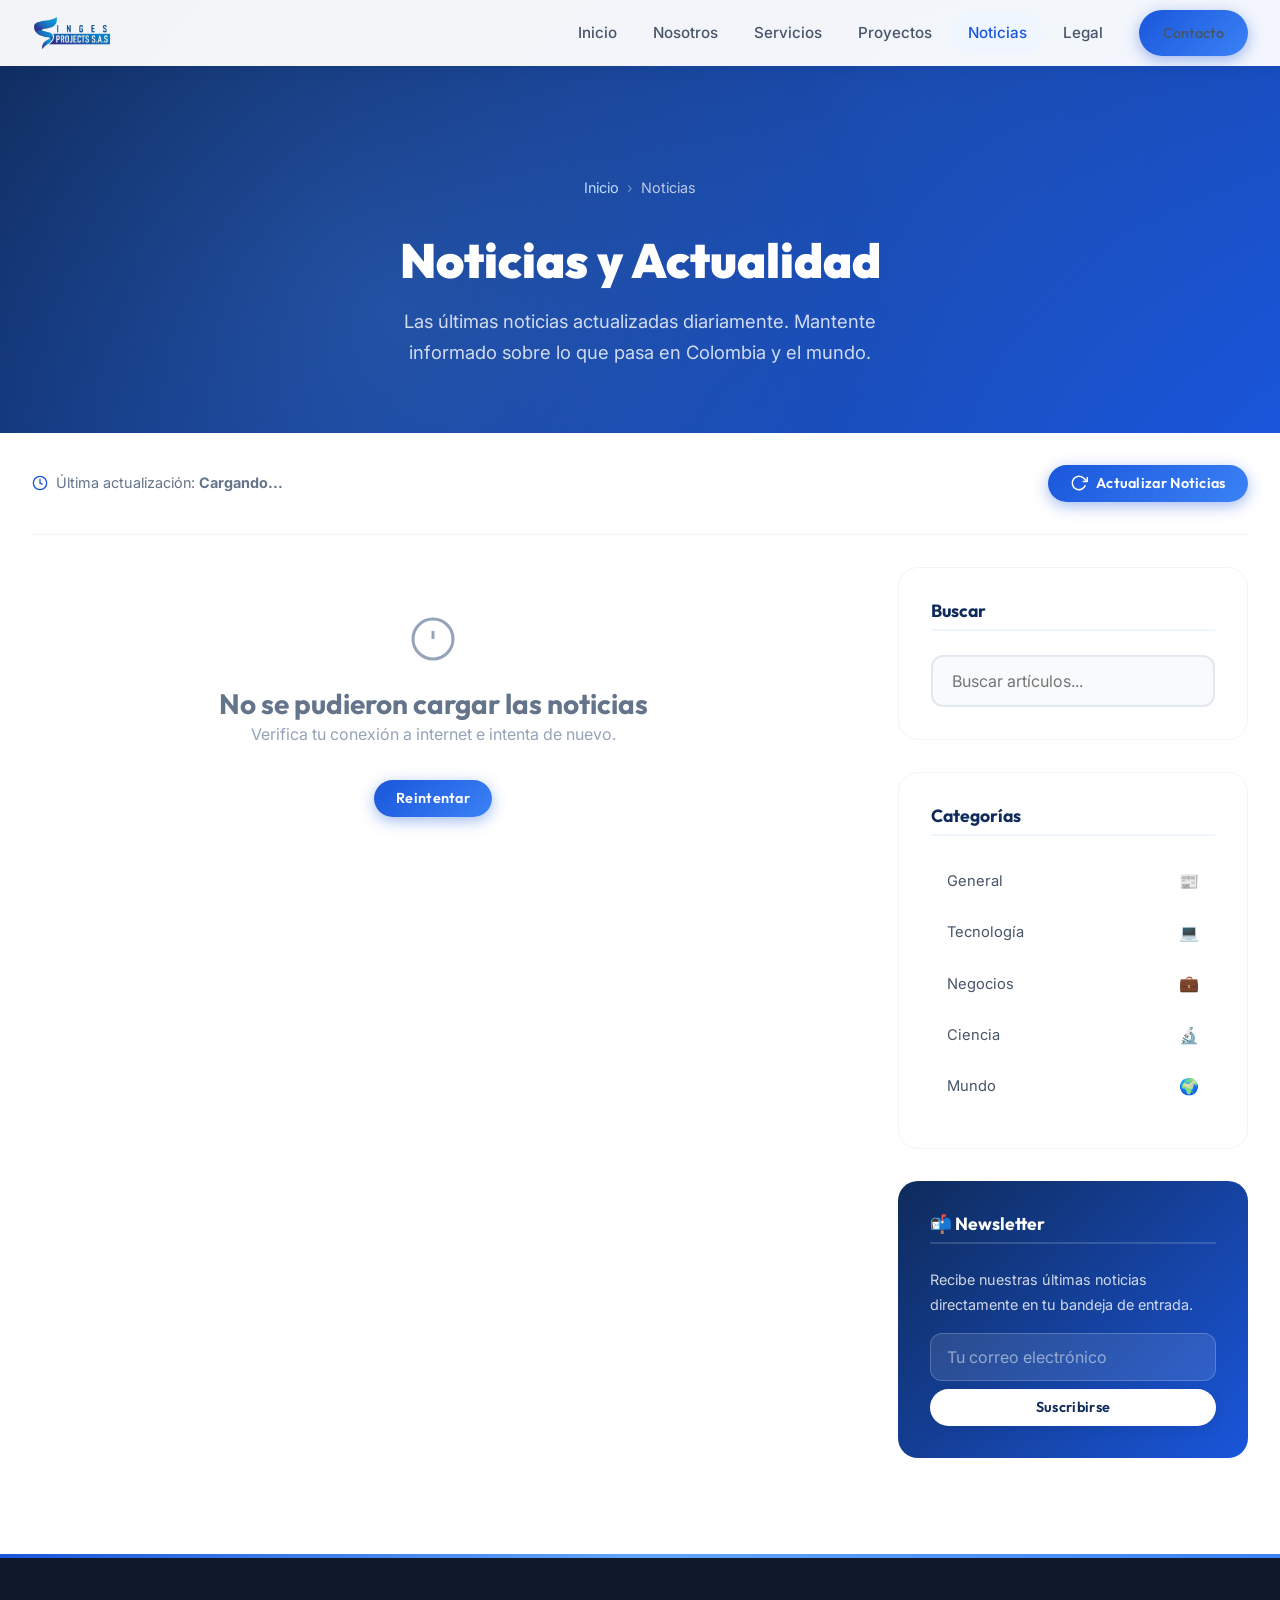
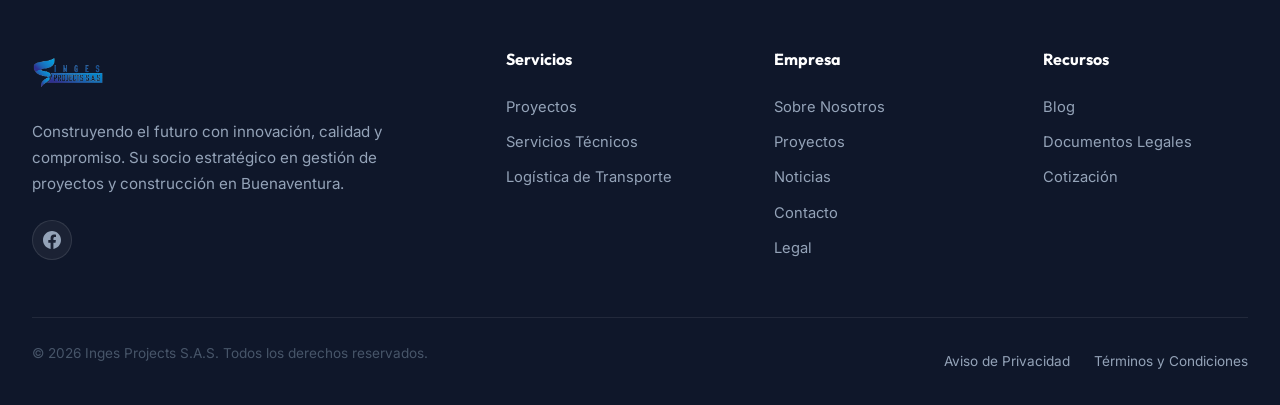
<file: noticias.html>
<!DOCTYPE html>
<html lang="es" itemscope itemtype="https://schema.org/WebPage">

<head>
  <meta charset="UTF-8">
  <meta name="viewport" content="width=device-width, initial-scale=1.0">
  <meta http-equiv="X-UA-Compatible" content="IE=edge">

  <!-- SEO Meta Tags -->
  <title>Noticias y Actualidad — Inges Projects S.A.S</title>
  <meta name="description"
    content="Mantente al día con las últimas noticias. Artículos sobre construcción, ingeniería, tecnología y más.">
  <meta name="author" content="Inges Projects S.A.S">
  <meta name="robots" content="index, follow">

  <!-- Favicon -->
  <link rel="icon" href="img/logo.png">

  <!-- Stylesheets -->
  <link rel="stylesheet" href="styles.css">
</head>

<body>
  <!-- ============ HEADER ============ -->
  <header class="site-header scrolled" id="site-header" role="banner">
    <div class="container">
      <div class="header-inner">
        <a href="index.html" class="logo" aria-label="Inges Projects S.A.S — Inicio">
          <img src="img/logo.png" alt="Inges Projects S.A.S" class="logo-img" width="180" height="60">
        </a>

        <nav class="main-nav" id="main-nav" role="navigation" aria-label="Navegación principal">
          <a href="index.html">Inicio</a>
          <a href="index.html#nosotros">Nosotros</a>
          <a href="servicios.html">Servicios</a>
          <a href="index.html#proyectos">Proyectos</a>
          <a href="noticias.html" class="active">Noticias</a>
          <a href="legal.html">Legal</a>
          <div class="nav-cta">
            <a href="index.html#contacto" class="btn btn-primary btn-sm">Contacto</a>
          </div>
        </nav>

        <button class="mobile-toggle" id="mobile-toggle" aria-label="Abrir menú de navegación"
          aria-expanded="false" aria-controls="main-nav">
          <span></span>
          <span></span>
          <span></span>
        </button>
      </div>
    </div>
    <div class="nav-overlay" id="nav-overlay"></div>
  </header>

  <main>
    <!-- ============ NEWS HERO ============ -->
    <section class="news-hero" aria-label="Noticias y Actualidad">
      <div class="container">
        <div class="news-hero-content">
          <nav class="breadcrumb" aria-label="Breadcrumb">
            <a href="index.html">Inicio</a>
            <span class="separator" aria-hidden="true">›</span>
            <span class="current" aria-current="page">Noticias</span>
          </nav>
          <h1>Noticias y Actualidad</h1>
          <p>Las últimas noticias actualizadas diariamente. Mantente informado sobre lo que pasa en Colombia y el mundo.</p>
        </div>
      </div>
    </section>

    <!-- ============ NEWS CONTENT ============ -->
    <div class="container">
      <div class="news-update-info">
        <div class="update-badge">
          <svg width="16" height="16" viewBox="0 0 24 24" fill="none" stroke="currentColor" stroke-width="2">
            <circle cx="12" cy="12" r="10" />
            <polyline points="12 6 12 12 16 14" />
          </svg>
          <span>Última actualización: <strong id="last-update-time">Cargando...</strong></span>
        </div>
        <button class="btn btn-sm btn-primary" id="refresh-news-btn" onclick="loadGoogleNews()" style="gap: 8px;">
          <svg width="18" height="18" viewBox="0 0 24 24" fill="none" stroke="currentColor" stroke-width="2" style="transition: transform 0.3s;" id="refresh-icon">
            <polyline points="23 4 23 10 17 10" />
            <path d="M20.49 15a9 9 0 11-2.12-9.36L23 10" />
          </svg>
          Actualizar Noticias
        </button>
      </div>

      <div class="news-layout">
        <!-- News Grid -->
        <div class="news-grid" id="news-grid">
          <div class="news-loading" id="news-loading">
            <div class="loading-spinner"></div>
            <p>Cargando noticias...</p>
          </div>
        </div>

        <!-- Sidebar -->
        <aside class="news-sidebar" aria-label="Barra lateral de noticias">

          <!-- Search Widget -->
          <div class="sidebar-widget">
            <h4>Buscar</h4>
            <form role="search" aria-label="Buscar en noticias" onsubmit="searchNews(event)">
              <div class="form-group" style="margin-bottom: 0;">
                <input type="search" id="news-search" placeholder="Buscar artículos..." aria-label="Buscar artículos">
              </div>
            </form>
          </div>

          <!-- Categories Widget -->
          <div class="sidebar-widget">
            <h4>Categorías</h4>
            <ul class="category-list">
              <li><a href="#" onclick="filterByCategory('general', event)">General <span class="category-count">📰</span></a></li>
              <li><a href="#" onclick="filterByCategory('technology', event)">Tecnología <span class="category-count">💻</span></a></li>
              <li><a href="#" onclick="filterByCategory('business', event)">Negocios <span class="category-count">💼</span></a></li>
              <li><a href="#" onclick="filterByCategory('science', event)">Ciencia <span class="category-count">🔬</span></a></li>
              <li><a href="#" onclick="filterByCategory('world', event)">Mundo <span class="category-count">🌍</span></a></li>
            </ul>
          </div>

          <!-- Newsletter Widget -->
          <div class="sidebar-widget newsletter-widget">
            <h4>📬 Newsletter</h4>
            <p>Recibe nuestras últimas noticias directamente en tu bandeja de entrada.</p>
            <form class="newsletter-form" id="newsletter-form">
              <input type="email" placeholder="Tu correo electrónico" required aria-label="Correo para newsletter">
              <button type="submit" class="btn btn-white btn-sm">Suscribirse</button>
            </form>
          </div>

        </aside>
      </div>
    </div>
  </main>

  <!-- ============ FOOTER ============ -->
  <footer class="site-footer" role="contentinfo" itemscope itemtype="https://schema.org/WPFooter">
    <div class="container">
      <div class="footer-main">
        <div class="footer-brand">
          <a href="index.html" class="logo" aria-label="Inges Projects S.A.S — Inicio">
            <img src="img/logo.png" alt="Inges Projects S.A.S" class="logo-img footer-logo-img" width="160" height="55">
          </a>
          <p>
            Construyendo el futuro con innovación, calidad y compromiso. Su socio estratégico en gestión
            de proyectos y construcción en Buenaventura.
          </p>
          <div class="footer-social">
            <a href="#" aria-label="Facebook de Inges Projects">
              <svg width="18" height="18" viewBox="0 0 24 24" fill="currentColor">
                <path
                  d="M24 12.073c0-6.627-5.373-12-12-12s-12 5.373-12 12c0 5.99 4.388 10.954 10.125 11.854v-8.385H7.078v-3.47h3.047V9.43c0-3.007 1.792-4.669 4.533-4.669 1.312 0 2.686.235 2.686.235v2.953H15.83c-1.491 0-1.956.925-1.956 1.874v2.25h3.328l-.532 3.47h-2.796v8.385C19.612 23.027 24 18.062 24 12.073z" />
              </svg>
            </a>
          </div>
        </div>

        <nav class="footer-column" aria-label="Servicios">
          <h4>Servicios</h4>
          <ul>
            <li><a href="servicios.html">Proyectos</a></li>
            <li><a href="servicios.html">Servicios Técnicos</a></li>
            <li><a href="servicios.html">Logística de Transporte</a></li>
          </ul>
        </nav>

        <nav class="footer-column" aria-label="Empresa">
          <h4>Empresa</h4>
          <ul>
            <li><a href="index.html#nosotros">Sobre Nosotros</a></li>
            <li><a href="index.html#proyectos">Proyectos</a></li>
            <li><a href="noticias.html">Noticias</a></li>
            <li><a href="index.html#contacto">Contacto</a></li>
            <li><a href="legal.html">Legal</a></li>
          </ul>
        </nav>

        <nav class="footer-column" aria-label="Recursos">
          <h4>Recursos</h4>
          <ul>
            <li><a href="noticias.html">Blog</a></li>
            <li><a href="legal.html">Documentos Legales</a></li>
            <li><a href="index.html#contacto">Cotización</a></li>
          </ul>
        </nav>
      </div>

      <div class="footer-bottom">
        <p>&copy; <span id="current-year">2026</span> Inges Projects S.A.S. Todos los derechos reservados.</p>
        <div class="footer-bottom-links">
          <a href="legal.html">Aviso de Privacidad</a>
          <a href="legal.html">Términos y Condiciones</a>
        </div>
      </div>
    </div>
  </footer>

  <!-- Scripts -->
  <script src="script.js"></script>
</body>

</html>
</file>
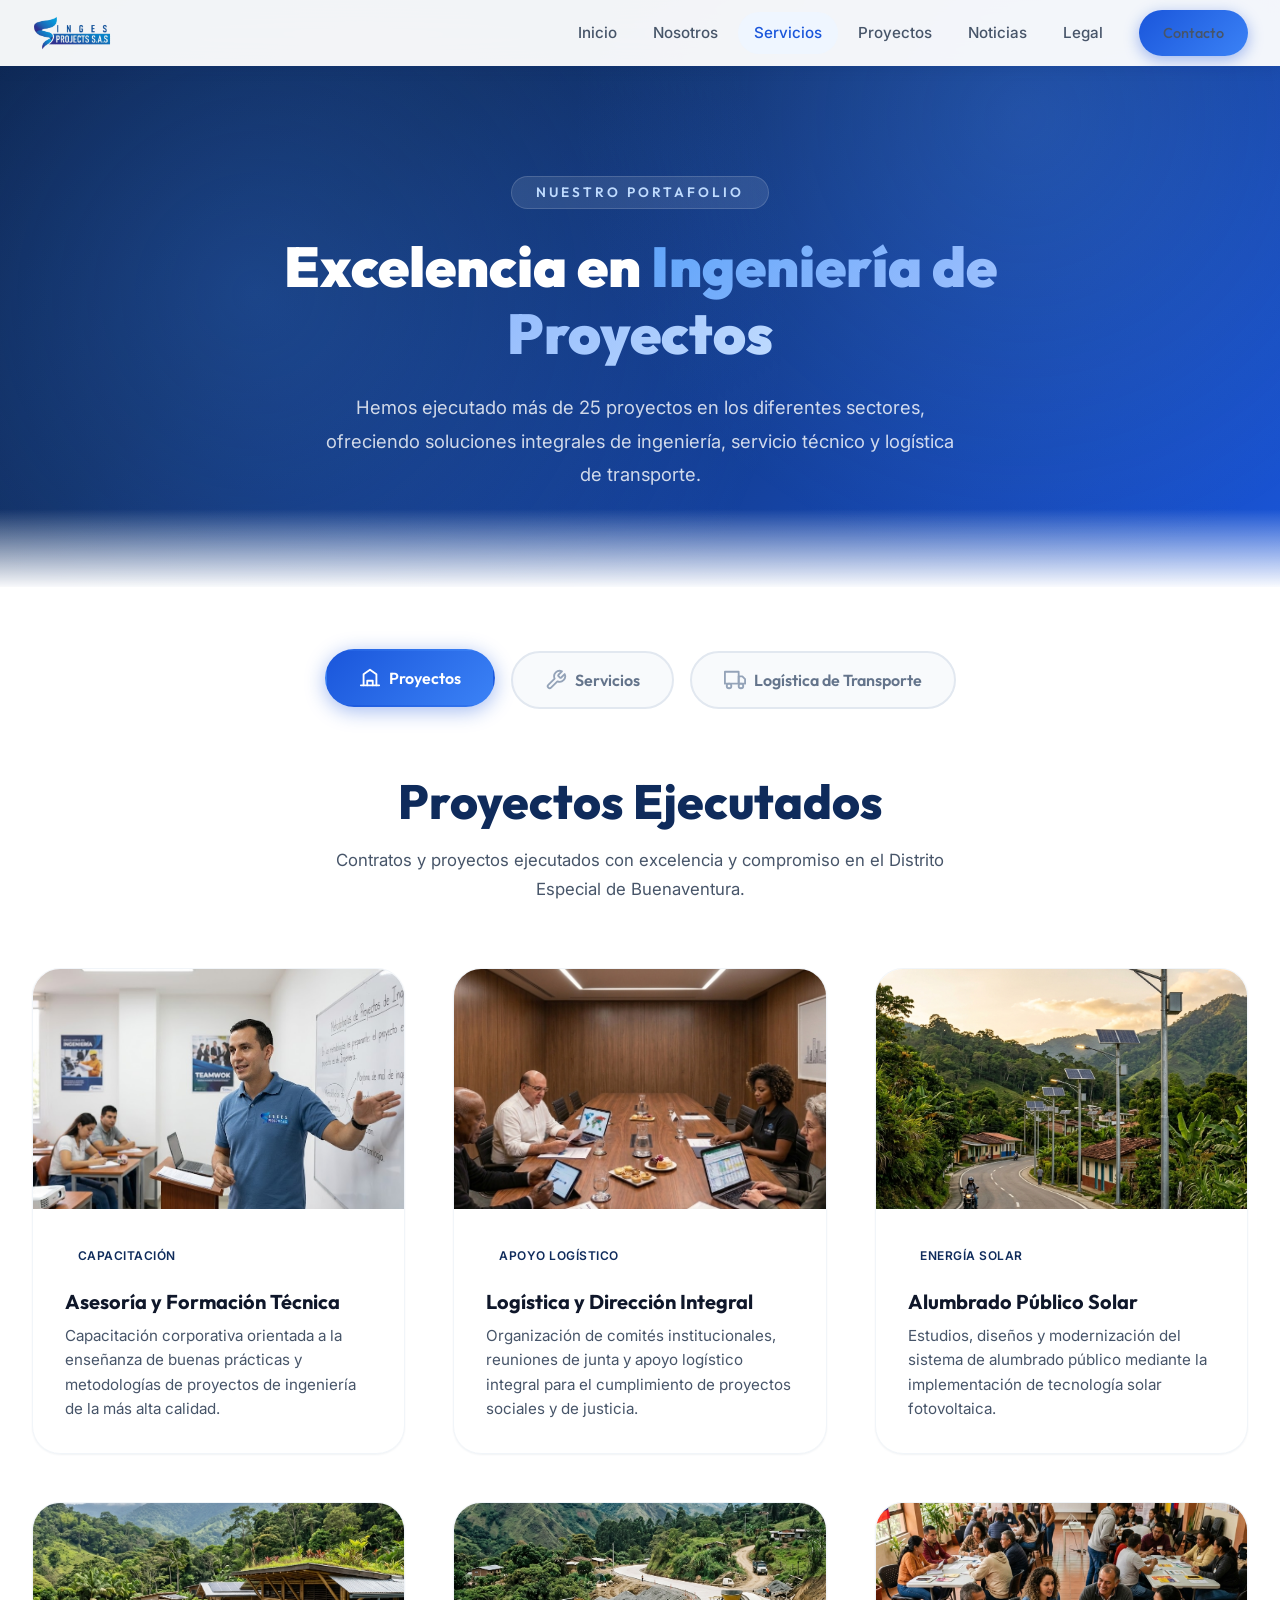
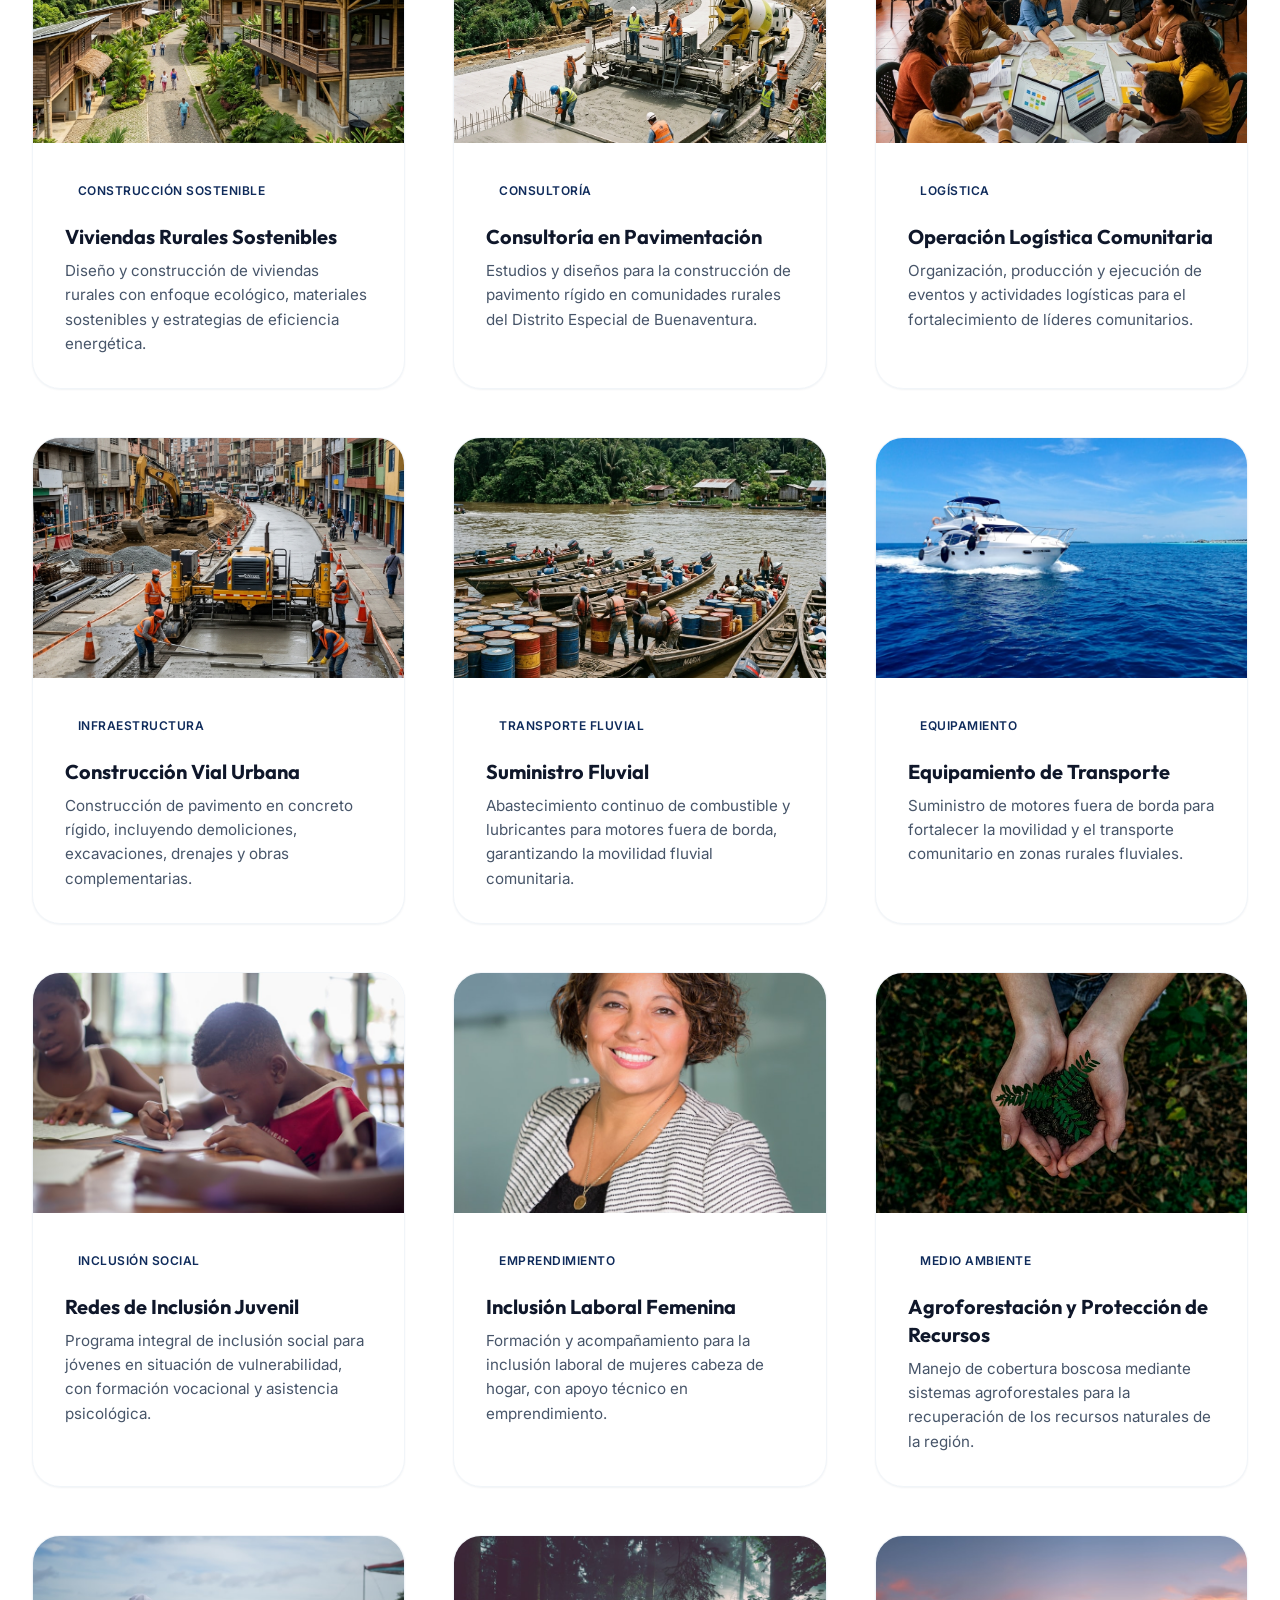
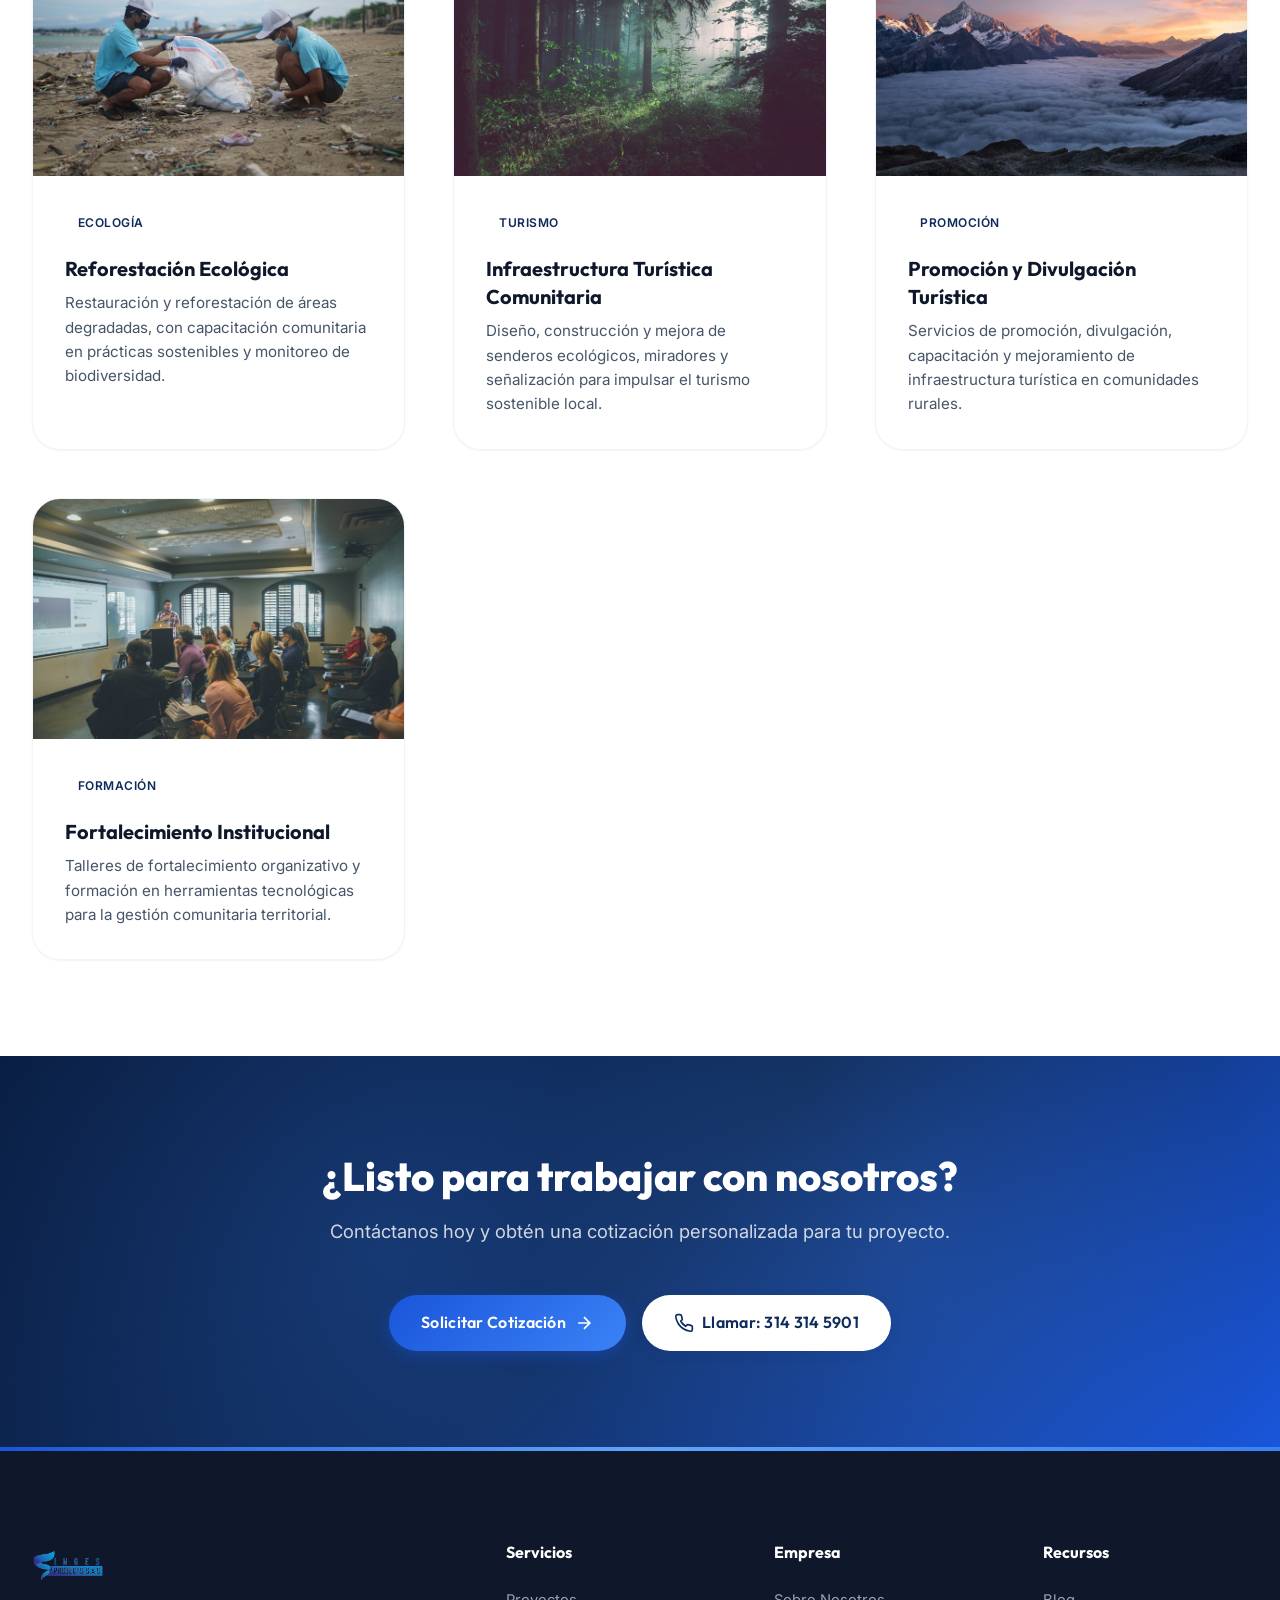
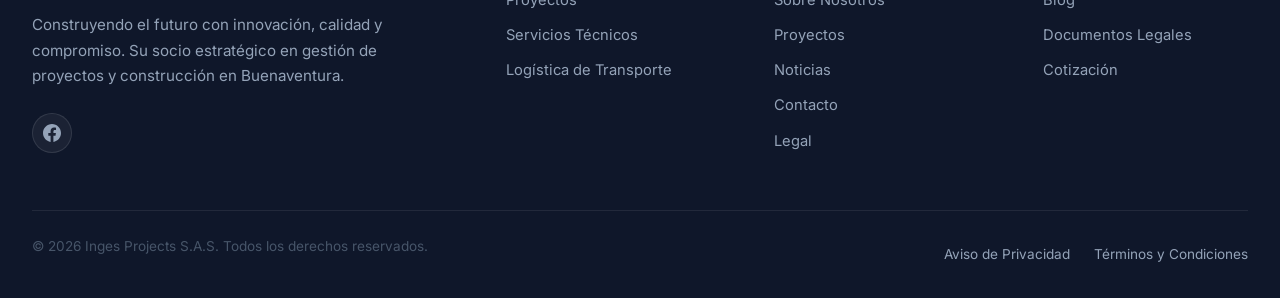
<file: servicios.html>
<!DOCTYPE html>
<html lang="es" itemscope itemtype="https://schema.org/WebPage">

<head>
  <meta charset="UTF-8">
  <meta name="viewport" content="width=device-width, initial-scale=1.0">
  <meta http-equiv="X-UA-Compatible" content="IE=edge">

  <!-- SEO Meta Tags -->
  <title>Servicios — Inges Projects S.A.S</title>
  <meta name="description"
    content="Descubre nuestros servicios de ingeniería, proyectos, logística de transporte y más. Inges Projects S.A.S ofrece soluciones integrales.">
  <meta name="keywords"
    content="servicios, proyectos, logística de transporte, ingeniería, construcción, consultoría, Buenaventura">
  <meta name="author" content="Inges Projects S.A.S">
  <meta name="robots" content="index, follow">

  <!-- Open Graph -->
  <meta property="og:title" content="Servicios — Inges Projects S.A.S">
  <meta property="og:description" content="Portafolio completo de servicios: proyectos, servicios técnicos y logística de transporte.">
  <meta property="og:type" content="website">
  <meta property="og:locale" content="es_CO">

  <!-- Favicon -->
  <link rel="icon" href="img/logo.png">

  <!-- Styles -->
  <link rel="stylesheet" href="styles.css?v=4">

  <!-- Google Fonts -->
  <link rel="preconnect" href="https://fonts.googleapis.com">
  <link rel="preconnect" href="https://fonts.gstatic.com" crossorigin>
</head>

<body>
  <!-- ============ HEADER ============ -->
  <header class="site-header" id="site-header" role="banner">
    <div class="container">
      <div class="header-inner">
        <a href="index.html" class="logo" aria-label="Inges Projects S.A.S — Inicio">
          <img src="img/logo.png" alt="Inges Projects S.A.S" class="logo-img" width="180" height="60">
        </a>

        <nav class="main-nav" id="main-nav" role="navigation" aria-label="Navegación principal">
          <a href="index.html">Inicio</a>
          <a href="index.html#nosotros">Nosotros</a>
          <a href="servicios.html" class="active">Servicios</a>
          <a href="index.html#proyectos">Proyectos</a>
          <a href="noticias.html">Noticias</a>
          <a href="legal.html">Legal</a>
          <div class="nav-cta">
            <a href="index.html#contacto" class="btn btn-primary btn-sm">Contacto</a>
          </div>
        </nav>

        <button class="mobile-toggle" id="mobile-toggle" aria-label="Abrir menú de navegación"
          aria-expanded="false" aria-controls="main-nav">
          <span></span>
          <span></span>
          <span></span>
        </button>
      </div>
    </div>
    <div class="nav-overlay" id="nav-overlay"></div>
  </header>

  <main>
    <!-- ============ SERVICES HERO ============ -->
    <section class="services-page-hero" aria-label="Servicios">
      <div class="container">
        <div class="services-page-hero-content">
          <span class="overline">Nuestro Portafolio</span>
          <h1>Excelencia en <span class="gradient-text">Ingeniería de Proyectos</span></h1>
          <p>Hemos ejecutado más de 25 proyectos en los diferentes sectores, ofreciendo soluciones integrales de ingeniería, servicio técnico y logística de transporte.</p>
        </div>
      </div>
    </section>

    <!-- ============ SERVICES TABS ============ -->
    <section class="section services-tabs-section" id="servicios-tabs" aria-label="Categorías de servicios">
      <div class="container">
        <!-- Tab Navigation -->
        <div class="services-tab-nav" role="tablist" aria-label="Categorías de servicios">
          <button class="services-tab-btn active" role="tab" aria-selected="true" aria-controls="tab-proyectos" id="btn-proyectos" onclick="switchServiceTab('proyectos')">
            <svg width="22" height="22" viewBox="0 0 24 24" fill="none" stroke="currentColor" stroke-width="2" stroke-linecap="round" stroke-linejoin="round">
              <path d="M2 20h20"/>
              <path d="M5 20V8l7-5 7 5v12"/>
              <path d="M9 20v-5h6v5"/>
            </svg>
            Proyectos
          </button>
          <button class="services-tab-btn" role="tab" aria-selected="false" aria-controls="tab-servicios" id="btn-servicios" onclick="switchServiceTab('servicios')">
            <svg width="22" height="22" viewBox="0 0 24 24" fill="none" stroke="currentColor" stroke-width="2" stroke-linecap="round" stroke-linejoin="round">
              <path d="M14.7 6.3a1 1 0 000 1.4l1.6 1.6a1 1 0 001.4 0l3.77-3.77a6 6 0 01-7.94 7.94l-6.91 6.91a2.12 2.12 0 01-3-3l6.91-6.91a6 6 0 017.94-7.94l-3.76 3.76z"/>
            </svg>
            Servicios
          </button>
          <button class="services-tab-btn" role="tab" aria-selected="false" aria-controls="tab-logistica" id="btn-logistica" onclick="switchServiceTab('logistica')">
            <svg width="22" height="22" viewBox="0 0 24 24" fill="none" stroke="currentColor" stroke-width="2" stroke-linecap="round" stroke-linejoin="round">
              <rect x="1" y="3" width="15" height="13"/>
              <polygon points="16 8 20 8 23 11 23 16 16 16 16 8"/>
              <circle cx="5.5" cy="18.5" r="2.5"/>
              <circle cx="18.5" cy="18.5" r="2.5"/>
            </svg>
            Logística de Transporte
          </button>
        </div>

        <!-- Tab: Proyectos -->
        <div class="services-tab-content active" id="tab-proyectos" role="tabpanel" aria-labelledby="btn-proyectos">
          <div class="tab-content-header">
            <h2>Proyectos Ejecutados</h2>
            <p>Contratos y proyectos ejecutados con excelencia y compromiso en el Distrito Especial de Buenaventura.</p>
          </div>

          <div class="projects-grid">

            <!-- 1. Asesoría y Formación Técnica -->
            <article class="project-card-compact animate-on-scroll from-left">
              <div class="project-card-compact-image">
                <img src="img/proyecto3.png" alt="Capacitación técnica en metodologías de ingeniería" width="600" height="450" loading="lazy">
              </div>
              <div class="project-card-compact-content">
                <span class="project-tag">Capacitación</span>
                <h3>Asesoría y Formación Técnica</h3>
                <p>Capacitación corporativa orientada a la enseñanza de buenas prácticas y metodologías de proyectos de ingeniería de la más alta calidad.</p>
              </div>
            </article>

            <!-- 2. Logística y Dirección Integral -->
            <article class="project-card-compact animate-on-scroll from-left">
              <div class="project-card-compact-image">
                <img src="img/proyecto2.jpg" alt="Reunión directiva y logística" width="600" height="450" loading="lazy">
              </div>
              <div class="project-card-compact-content">
                <span class="project-tag">Apoyo Logístico</span>
                <h3>Logística y Dirección Integral</h3>
                <p>Organización de comités institucionales, reuniones de junta y apoyo logístico integral para el cumplimiento de proyectos sociales y de justicia.</p>
              </div>
            </article>

            <!-- 3. Alumbrado Público Solar -->
            <article class="project-card-compact animate-on-scroll from-left">
              <div class="project-card-compact-image">
                <img src="img/proy_solar.png" alt="Alumbrado público solar fotovoltaico" width="600" height="450" loading="lazy">
              </div>
              <div class="project-card-compact-content">
                <span class="project-tag">Energía Solar</span>
                <h3>Alumbrado Público Solar</h3>
                <p>Estudios, diseños y modernización del sistema de alumbrado público mediante la implementación de tecnología solar fotovoltaica.</p>
              </div>
            </article>

            <!-- 4. Viviendas Rurales Sostenibles -->
            <article class="project-card-compact animate-on-scroll from-left">
              <div class="project-card-compact-image">
                <img src="img/proy_viviendas.png" alt="Viviendas rurales ecológicas" width="600" height="450" loading="lazy">
              </div>
              <div class="project-card-compact-content">
                <span class="project-tag">Construcción Sostenible</span>
                <h3>Viviendas Rurales Sostenibles</h3>
                <p>Diseño y construcción de viviendas rurales con enfoque ecológico, materiales sostenibles y estrategias de eficiencia energética.</p>
              </div>
            </article>

            <!-- 5. Consultoría en Pavimentación -->
            <article class="project-card-compact animate-on-scroll from-left">
              <div class="project-card-compact-image">
                <img src="img/proy_pavimento.png" alt="Consultoría para pavimento rígido" width="600" height="450" loading="lazy">
              </div>
              <div class="project-card-compact-content">
                <span class="project-tag">Consultoría</span>
                <h3>Consultoría en Pavimentación</h3>
                <p>Estudios y diseños para la construcción de pavimento rígido en comunidades rurales del Distrito Especial de Buenaventura.</p>
              </div>
            </article>

            <!-- 6. Operación Logística Comunitaria -->
            <article class="project-card-compact animate-on-scroll from-left">
              <div class="project-card-compact-image">
                <img src="img/proy_logistica.png" alt="Eventos de logística comunitaria" width="600" height="450" loading="lazy">
              </div>
              <div class="project-card-compact-content">
                <span class="project-tag">Logística</span>
                <h3>Operación Logística Comunitaria</h3>
                <p>Organización, producción y ejecución de eventos y actividades logísticas para el fortalecimiento de líderes comunitarios.</p>
              </div>
            </article>

            <!-- 7. Construcción Vial Urbana -->
            <article class="project-card-compact animate-on-scroll from-left">
              <div class="project-card-compact-image">
                <img src="img/proy_vial.png" alt="Construcción de pavimento hidráulico urbano" width="600" height="450" loading="lazy">
              </div>
              <div class="project-card-compact-content">
                <span class="project-tag">Infraestructura</span>
                <h3>Construcción Vial Urbana</h3>
                <p>Construcción de pavimento en concreto rígido, incluyendo demoliciones, excavaciones, drenajes y obras complementarias.</p>
              </div>
            </article>

            <!-- 8. Suministro Fluvial -->
            <article class="project-card-compact animate-on-scroll from-left">
              <div class="project-card-compact-image">
                <img src="img/proy_fluvial.png" alt="Suministro de combustible fluvial" width="600" height="450" loading="lazy">
              </div>
              <div class="project-card-compact-content">
                <span class="project-tag">Transporte Fluvial</span>
                <h3>Suministro Fluvial</h3>
                <p>Abastecimiento continuo de combustible y lubricantes para motores fuera de borda, garantizando la movilidad fluvial comunitaria.</p>
              </div>
            </article>

            <!-- 9. Equipamiento de Transporte -->
            <article class="project-card-compact animate-on-scroll from-left">
              <div class="project-card-compact-image">
                <img src="img/proy_motores.jpg" alt="Equipamiento de Transporte" width="600" height="450" loading="lazy">
              </div>
              <div class="project-card-compact-content">
                <span class="project-tag">Equipamiento</span>
                <h3>Equipamiento de Transporte</h3>
                <p>Suministro de motores fuera de borda para fortalecer la movilidad y el transporte comunitario en zonas rurales fluviales.</p>
              </div>
            </article>

            <!-- 10. Redes de Inclusión Juvenil -->
            <article class="project-card-compact animate-on-scroll from-left">
              <div class="project-card-compact-image">
                <img src="img/proy_juventud.jpg" alt="Inclusión Social Juvenil" width="600" height="450" loading="lazy">
              </div>
              <div class="project-card-compact-content">
                <span class="project-tag">Inclusión Social</span>
                <h3>Redes de Inclusión Juvenil</h3>
                <p>Programa integral de inclusión social para jóvenes en situación de vulnerabilidad, con formación vocacional y asistencia psicológica.</p>
              </div>
            </article>

            <!-- 11. Inclusión Laboral Femenina -->
            <article class="project-card-compact animate-on-scroll from-left">
              <div class="project-card-compact-image">
                <img src="img/proy_mujeres.jpg" alt="Inclusión Femenina" width="600" height="450" loading="lazy">
              </div>
              <div class="project-card-compact-content">
                <span class="project-tag">Emprendimiento</span>
                <h3>Inclusión Laboral Femenina</h3>
                <p>Formación y acompañamiento para la inclusión laboral de mujeres cabeza de hogar, con apoyo técnico en emprendimiento.</p>
              </div>
            </article>

            <!-- 12. Agroforestación -->
            <article class="project-card-compact animate-on-scroll from-left">
              <div class="project-card-compact-image">
                <img src="img/proy_agroforestal.jpg" alt="Agroforestación" width="600" height="450" loading="lazy">
              </div>
              <div class="project-card-compact-content">
                <span class="project-tag">Medio Ambiente</span>
                <h3>Agroforestación y Protección de Recursos</h3>
                <p>Manejo de cobertura boscosa mediante sistemas agroforestales para la recuperación de los recursos naturales de la región.</p>
              </div>
            </article>

            <!-- 13. Reforestación Ecológica -->
            <article class="project-card-compact animate-on-scroll from-left">
              <div class="project-card-compact-image">
                <img src="img/proy_reforestacion.jpg" alt="Reforestación Ecológica" width="600" height="450" loading="lazy">
              </div>
              <div class="project-card-compact-content">
                <span class="project-tag">Ecología</span>
                <h3>Reforestación Ecológica</h3>
                <p>Restauración y reforestación de áreas degradadas, con capacitación comunitaria en prácticas sostenibles y monitoreo de biodiversidad.</p>
              </div>
            </article>

            <!-- 14. Infraestructura Turística -->
            <article class="project-card-compact animate-on-scroll from-left">
              <div class="project-card-compact-image">
                <img src="img/proy_turismo.jpg" alt="Infraestructura Turística" width="600" height="450" loading="lazy">
              </div>
              <div class="project-card-compact-content">
                <span class="project-tag">Turismo</span>
                <h3>Infraestructura Turística Comunitaria</h3>
                <p>Diseño, construcción y mejora de senderos ecológicos, miradores y señalización para impulsar el turismo sostenible local.</p>
              </div>
            </article>

            <!-- 15. Promoción Turística -->
            <article class="project-card-compact animate-on-scroll from-left">
              <div class="project-card-compact-image">
                <img src="img/proy_promocion.jpg" alt="Promoción Turística" width="600" height="450" loading="lazy">
              </div>
              <div class="project-card-compact-content">
                <span class="project-tag">Promoción</span>
                <h3>Promoción y Divulgación Turística</h3>
                <p>Servicios de promoción, divulgación, capacitación y mejoramiento de infraestructura turística en comunidades rurales.</p>
              </div>
            </article>

            <!-- 16. Fortalecimiento Institucional -->
            <article class="project-card-compact animate-on-scroll from-left">
              <div class="project-card-compact-image">
                <img src="img/proy_capacitacion.jpg" alt="Fortalecimiento Institucional" width="600" height="450" loading="lazy">
              </div>
              <div class="project-card-compact-content">
                <span class="project-tag">Formación</span>
                <h3>Fortalecimiento Institucional</h3>
                <p>Talleres de fortalecimiento organizativo y formación en herramientas tecnológicas para la gestión comunitaria territorial.</p>
              </div>
            </article>

          </div>
        </div>

        <!-- Tab: Servicios -->
        <div class="services-tab-content" id="tab-servicios" role="tabpanel" aria-labelledby="btn-servicios">
          <div class="tab-content-header">
            <h2>Nuestros Servicios</h2>
            <p>Ofrecemos un portafolio completo de servicios con la mejor calidad y compromiso profesional.</p>
          </div>

          <div class="services-grid stagger-children">
            <!-- Service 1 -->
            <article class="service-card animate-on-scroll" itemscope itemtype="https://schema.org/Service">
              <div class="service-icon" aria-hidden="true">
                <svg width="32" height="32" viewBox="0 0 24 24" fill="none" stroke="#1a56db" stroke-width="1.8"
                  stroke-linecap="round" stroke-linejoin="round">
                  <rect x="2" y="3" width="20" height="14" rx="2" />
                  <path d="M8 21h8M12 17v4" />
                  <path d="M7 8h2m2 0h2m2 0h2M7 12h10" />
                </svg>
              </div>
              <h3 itemprop="name">Gestión de Proyectos</h3>
              <p itemprop="description">Control y ejecución integral de proyectos de construcción y obras logísticas.</p>
              <a href="index.html#contacto" class="service-link">
                Más Información
                <svg width="16" height="16" viewBox="0 0 24 24" fill="none" stroke="currentColor" stroke-width="2.5">
                  <path d="M5 12h14M12 5l7 7-7 7" />
                </svg>
              </a>
            </article>

            <!-- Service 2 -->
            <article class="service-card animate-on-scroll" itemscope itemtype="https://schema.org/Service">
              <div class="service-icon" aria-hidden="true">
                <svg width="32" height="32" viewBox="0 0 24 24" fill="none" stroke="#1a56db" stroke-width="1.8"
                  stroke-linecap="round" stroke-linejoin="round">
                  <path d="M2 20h20" />
                  <path d="M5 20V8l7-5 7 5v12" />
                  <path d="M9 20v-5h6v5" />
                </svg>
              </div>
              <h3 itemprop="name">Construcción</h3>
              <p itemprop="description">Construcción de edificaciones comerciales y residenciales llave en mano.</p>
              <a href="index.html#contacto" class="service-link">
                Más Información
                <svg width="16" height="16" viewBox="0 0 24 24" fill="none" stroke="currentColor" stroke-width="2.5">
                  <path d="M5 12h14M12 5l7 7-7 7" />
                </svg>
              </a>
            </article>

            <!-- Service 3 -->
            <article class="service-card animate-on-scroll" itemscope itemtype="https://schema.org/Service">
              <div class="service-icon" aria-hidden="true">
                <svg width="32" height="32" viewBox="0 0 24 24" fill="none" stroke="#1a56db" stroke-width="1.8"
                  stroke-linecap="round" stroke-linejoin="round">
                  <path d="M14.5 2H6a2 2 0 00-2 2v16a2 2 0 002 2h12a2 2 0 002-2V7.5L14.5 2z" />
                  <polyline points="14 2 14 8 20 8" />
                  <path d="M16 13H8M16 17H8M10 9H8" />
                </svg>
              </div>
              <h3 itemprop="name">Consultoría</h3>
              <p itemprop="description">Asesoría especializada, diseños y estudios técnicos de factibilidad ambiental.</p>
              <a href="index.html#contacto" class="service-link">
                Más Información
                <svg width="16" height="16" viewBox="0 0 24 24" fill="none" stroke="currentColor" stroke-width="2.5">
                  <path d="M5 12h14M12 5l7 7-7 7" />
                </svg>
              </a>
            </article>

            <!-- Service 4 -->
            <article class="service-card animate-on-scroll" itemscope itemtype="https://schema.org/Service">
              <div class="service-icon" aria-hidden="true">
                <svg width="32" height="32" viewBox="0 0 24 24" fill="none" stroke="#1a56db" stroke-width="1.8"
                  stroke-linecap="round" stroke-linejoin="round">
                  <path d="M12 2L2 7l10 5 10-5-10-5z" />
                  <path d="M2 17l10 5 10-5" />
                  <path d="M2 12l10 5 10-5" />
                </svg>
              </div>
              <h3 itemprop="name">Apoyo Logístico</h3>
              <p itemprop="description">Apoyo técnico, logístico y financiero para proyectos comunitarios, justicia y eventos.</p>
              <a href="index.html#contacto" class="service-link">
                Más Información
                <svg width="16" height="16" viewBox="0 0 24 24" fill="none" stroke="currentColor" stroke-width="2.5">
                  <path d="M5 12h14M12 5l7 7-7 7" />
                </svg>
              </a>
            </article>

            <!-- Service 5 -->
            <article class="service-card animate-on-scroll" itemscope itemtype="https://schema.org/Service">
              <div class="service-icon" aria-hidden="true">
                <svg width="32" height="32" viewBox="0 0 24 24" fill="none" stroke="#1a56db" stroke-width="1.8"
                  stroke-linecap="round" stroke-linejoin="round">
                  <path d="M1 12s4-8 11-8 11 8 11 8-4 8-11 8-11-8-11-8z" />
                  <circle cx="12" cy="12" r="3" />
                </svg>
              </div>
              <h3 itemprop="name">Supervisión</h3>
              <p itemprop="description">Control continuo de calidad y seguimiento riguroso de obras e instalaciones.</p>
              <a href="index.html#contacto" class="service-link">
                Más Información
                <svg width="16" height="16" viewBox="0 0 24 24" fill="none" stroke="currentColor" stroke-width="2.5">
                  <path d="M5 12h14M12 5l7 7-7 7" />
                </svg>
              </a>
            </article>

            <!-- Service 6 -->
            <article class="service-card animate-on-scroll" itemscope itemtype="https://schema.org/Service">
              <div class="service-icon" aria-hidden="true">
                <svg width="32" height="32" viewBox="0 0 24 24" fill="none" stroke="#1a56db" stroke-width="1.8"
                  stroke-linecap="round" stroke-linejoin="round">
                  <polygon points="12 2 2 7 12 12 22 7 12 2" />
                  <polyline points="2 17 12 22 22 17" />
                  <polyline points="2 12 12 17 22 12" />
                </svg>
              </div>
              <h3 itemprop="name">Infraestructura</h3>
              <p itemprop="description">Desarrollo e implementación de infraestructura moderna e iluminación solar.</p>
              <a href="index.html#contacto" class="service-link">
                Más Información
                <svg width="16" height="16" viewBox="0 0 24 24" fill="none" stroke="currentColor" stroke-width="2.5">
                  <path d="M5 12h14M12 5l7 7-7 7" />
                </svg>
              </a>
            </article>
          </div>
        </div>

        <!-- Tab: Logística de Transporte -->
        <div class="services-tab-content" id="tab-logistica" role="tabpanel" aria-labelledby="btn-logistica">
          <div class="tab-content-header">
            <h2>Logística de Transporte</h2>
            <p>Ofrecemos servicios integrales de logística de transporte, incluyendo carga, descarga, almacenamiento y distribución de mercancías con personal calificado y equipos especializados.</p>
          </div>

          <!-- Logistics Image Gallery -->
          <div class="logistics-gallery">
            <div class="logistics-card animate-on-scroll from-left">
              <div class="logistics-image">
                <img src="img/logistica1.jpg" alt="Carga y descarga de mercancía en contenedor" width="600" height="800" loading="lazy">
              </div>
              <div class="logistics-info">
                <h3>Carga y Descarga de Contenedores</h3>
                <p>Personal capacitado con equipo de seguridad para la manipulación profesional de mercancías en contenedores marítimos y terrestres.</p>
              </div>
            </div>

            <div class="logistics-card animate-on-scroll from-right">
              <div class="logistics-image">
                <img src="img/logistica2.jpg" alt="Transporte de mercancía paletizada" width="600" height="800" loading="lazy">
              </div>
              <div class="logistics-info">
                <h3>Transporte de Carga Paletizada</h3>
                <p>Gestión y transporte seguro de mercancía paletizada con seguimiento y control de inventario en tiempo real.</p>
              </div>
            </div>

            <div class="logistics-card animate-on-scroll from-left">
              <div class="logistics-image">
                <img src="img/logistica3.jpg" alt="Supervisión de carga en bodega" width="600" height="800" loading="lazy">
              </div>
              <div class="logistics-info">
                <h3>Supervisión de Carga</h3>
                <p>Supervisión profesional en bodegas y centros de distribución, garantizando el correcto manejo y almacenamiento de la mercancía.</p>
              </div>
            </div>

            <div class="logistics-card animate-on-scroll from-right">
              <div class="logistics-image">
                <img src="img/logistica4.jpg" alt="Manejo de carga con montacargas" width="600" height="800" loading="lazy">
              </div>
              <div class="logistics-info">
                <h3>Manejo con Equipos Especializados</h3>
                <p>Operación con montacargas, estibadores y equipos de carga especializados para la movilización eficiente de mercancía pesada.</p>
              </div>
            </div>

            <div class="logistics-card animate-on-scroll from-left">
              <div class="logistics-image">
                <img src="img/logistica5.jpg" alt="Control de inventario en contenedor" width="600" height="800" loading="lazy">
              </div>
              <div class="logistics-info">
                <h3>Control de Inventario</h3>
                <p>Verificación, conteo y control detallado de mercancías durante los procesos de carga y descarga, asegurando la integridad del envío.</p>
              </div>
            </div>
          </div>

          <!-- Logistics Features -->
          <div class="logistics-features">
            <div class="logistics-feature-item animate-on-scroll">
              <div class="logistics-feature-icon">
                <svg width="28" height="28" viewBox="0 0 24 24" fill="none" stroke="currentColor" stroke-width="2">
                  <path d="M20 6L9 17l-5-5" />
                </svg>
              </div>
              <h4>Personal Certificado</h4>
              <p>Operarios con certificaciones en seguridad industrial y manejo de carga.</p>
            </div>
            <div class="logistics-feature-item animate-on-scroll">
              <div class="logistics-feature-icon">
                <svg width="28" height="28" viewBox="0 0 24 24" fill="none" stroke="currentColor" stroke-width="2">
                  <circle cx="12" cy="12" r="10"/>
                  <polyline points="12 6 12 12 16 14"/>
                </svg>
              </div>
              <h4>Entregas Puntuales</h4>
              <p>Cumplimiento riguroso de tiempos de entrega y cronogramas logísticos.</p>
            </div>
            <div class="logistics-feature-item animate-on-scroll">
              <div class="logistics-feature-icon">
                <svg width="28" height="28" viewBox="0 0 24 24" fill="none" stroke="currentColor" stroke-width="2">
                  <path d="M12 22s8-4 8-10V5l-8-3-8 3v7c0 6 8 10 8 10z"/>
                </svg>
              </div>
              <h4>Seguridad Garantizada</h4>
              <p>Protocolos de seguridad y seguros de carga para proteger tu mercancía.</p>
            </div>
            <div class="logistics-feature-item animate-on-scroll">
              <div class="logistics-feature-icon">
                <svg width="28" height="28" viewBox="0 0 24 24" fill="none" stroke="currentColor" stroke-width="2">
                  <rect x="1" y="3" width="15" height="13"/>
                  <polygon points="16 8 20 8 23 11 23 16 16 16 16 8"/>
                  <circle cx="5.5" cy="18.5" r="2.5"/>
                  <circle cx="18.5" cy="18.5" r="2.5"/>
                </svg>
              </div>
              <h4>Flota Disponible</h4>
              <p>Vehículos de carga de diferentes capacidades para todas tus necesidades.</p>
            </div>
          </div>
        </div>
      </div>
    </section>

    <!-- ============ CTA SECTION ============ -->
    <section class="services-cta-section" aria-label="Llamada a la acción">
      <div class="container">
        <div class="services-cta-content">
          <h2>¿Listo para trabajar con nosotros?</h2>
          <p>Contáctanos hoy y obtén una cotización personalizada para tu proyecto.</p>
          <div class="services-cta-actions">
            <a href="index.html#contacto" class="btn btn-primary">
              Solicitar Cotización
              <svg width="20" height="20" viewBox="0 0 24 24" fill="none" stroke="currentColor" stroke-width="2">
                <path d="M5 12h14M12 5l7 7-7 7" />
              </svg>
            </a>
            <a href="tel:+573143145901" class="btn btn-white">
              <svg width="20" height="20" viewBox="0 0 24 24" fill="none" stroke="currentColor" stroke-width="2">
                <path d="M22 16.92v3a2 2 0 01-2.18 2 19.79 19.79 0 01-8.63-3.07 19.5 19.5 0 01-6-6 19.79 19.79 0 01-3.07-8.67A2 2 0 014.11 2h3a2 2 0 012 1.72 12.84 12.84 0 00.7 2.81 2 2 0 01-.45 2.11L8.09 9.91a16 16 0 006 6l1.27-1.27a2 2 0 012.11-.45 12.84 12.84 0 002.81.7A2 2 0 0122 16.92z"/>
              </svg>
              Llamar: 314 314 5901
            </a>
          </div>
        </div>
      </div>
    </section>
  </main>

  <!-- ============ FOOTER ============ -->
  <footer class="site-footer" role="contentinfo" itemscope itemtype="https://schema.org/WPFooter">
    <div class="container">
      <div class="footer-main">
        <div class="footer-brand">
          <a href="index.html" class="logo" aria-label="Inges Projects S.A.S — Inicio">
            <img src="img/logo.png" alt="Inges Projects S.A.S" class="logo-img footer-logo-img" width="160" height="55">
          </a>
          <p>
            Construyendo el futuro con innovación, calidad y compromiso. Su socio estratégico en gestión
            de proyectos y construcción en Buenaventura.
          </p>
          <div class="footer-social">
            <a href="#" aria-label="Facebook de Inges Projects">
              <svg width="18" height="18" viewBox="0 0 24 24" fill="currentColor">
                <path
                  d="M24 12.073c0-6.627-5.373-12-12-12s-12 5.373-12 12c0 5.99 4.388 10.954 10.125 11.854v-8.385H7.078v-3.47h3.047V9.43c0-3.007 1.792-4.669 4.533-4.669 1.312 0 2.686.235 2.686.235v2.953H15.83c-1.491 0-1.956.925-1.956 1.874v2.25h3.328l-.532 3.47h-2.796v8.385C19.612 23.027 24 18.062 24 12.073z" />
              </svg>
            </a>
          </div>
        </div>

        <nav class="footer-column" aria-label="Servicios">
          <h4>Servicios</h4>
          <ul>
            <li><a href="servicios.html">Proyectos</a></li>
            <li><a href="servicios.html">Servicios Técnicos</a></li>
            <li><a href="servicios.html">Logística de Transporte</a></li>
          </ul>
        </nav>

        <nav class="footer-column" aria-label="Empresa">
          <h4>Empresa</h4>
          <ul>
            <li><a href="index.html#nosotros">Sobre Nosotros</a></li>
            <li><a href="index.html#proyectos">Proyectos</a></li>
            <li><a href="noticias.html">Noticias</a></li>
            <li><a href="index.html#contacto">Contacto</a></li>
            <li><a href="legal.html">Legal</a></li>
          </ul>
        </nav>

        <nav class="footer-column" aria-label="Recursos">
          <h4>Recursos</h4>
          <ul>
            <li><a href="noticias.html">Blog</a></li>
            <li><a href="legal.html">Documentos Legales</a></li>
            <li><a href="index.html#contacto">Cotización</a></li>
          </ul>
        </nav>
      </div>

      <div class="footer-bottom">
        <p>&copy; <span id="current-year">2026</span> Inges Projects S.A.S. Todos los derechos reservados.</p>
        <div class="footer-bottom-links">
          <a href="legal.html">Aviso de Privacidad</a>
          <a href="legal.html">Términos y Condiciones</a>
        </div>
      </div>
    </div>
  </footer>

  <!-- Scripts -->
  <script src="script.js"></script>
  <script>
    // Services Tab Switching
    function switchServiceTab(tabId) {
      // Remove active from all buttons
      document.querySelectorAll('.services-tab-btn').forEach(btn => {
        btn.classList.remove('active');
        btn.setAttribute('aria-selected', 'false');
      });

      // Remove active from all content panels
      document.querySelectorAll('.services-tab-content').forEach(panel => {
        panel.classList.remove('active');
      });

      // Activate selected
      document.getElementById('btn-' + tabId).classList.add('active');
      document.getElementById('btn-' + tabId).setAttribute('aria-selected', 'true');
      document.getElementById('tab-' + tabId).classList.add('active');

      // Re-trigger animations for newly visible elements
      const newPanel = document.getElementById('tab-' + tabId);
      const animElements = newPanel.querySelectorAll('.animate-on-scroll');
      animElements.forEach((el, i) => {
        el.classList.remove('animated');
        setTimeout(() => {
          el.classList.add('animated');
        }, i * 100);
      });
    }
  </script>
</body>

</html>
</file>
<file: styles.css>
/* ============================================
   Singes Projects S.A.S — Design System
   Empresa de Gestión de Proyectos y Constructora
   ============================================ */

/* --- Google Fonts --- */
@import url('https://fonts.googleapis.com/css2?family=Inter:wght@300;400;500;600;700&family=Outfit:wght@400;500;600;700;800;900&display=swap');

/* --- CSS Custom Properties --- */
:root {
  /* Colors */
  --primary: #1a56db;
  --primary-dark: #0f2b5b;
  --primary-darker: #091d40;
  --primary-light: #3b82f6;
  --primary-lighter: #93bbfd;
  --primary-50: #eff6ff;
  --accent: #60a5fa;
  --accent-light: #bfdbfe;

  --white: #ffffff;
  --off-white: #f0f4ff;
  --gray-50: #f8fafc;
  --gray-100: #f1f5f9;
  --gray-200: #e2e8f0;
  --gray-300: #cbd5e1;
  --gray-400: #94a3b8;
  --gray-500: #64748b;
  --gray-600: #475569;
  --gray-700: #334155;
  --gray-800: #1e293b;
  --gray-900: #0f172a;

  --success: #22c55e;
  --warning: #f59e0b;
  --error: #ef4444;

  /* Typography */
  --font-heading: 'Outfit', sans-serif;
  --font-body: 'Inter', sans-serif;

  /* Spacing */
  --space-xs: 0.25rem;
  --space-sm: 0.5rem;
  --space-md: 1rem;
  --space-lg: 1.5rem;
  --space-xl: 2rem;
  --space-2xl: 3rem;
  --space-3xl: 4rem;
  --space-4xl: 6rem;

  /* Shadows */
  --shadow-sm: 0 1px 2px rgba(15, 43, 91, 0.06);
  --shadow-md: 0 4px 12px rgba(15, 43, 91, 0.1);
  --shadow-lg: 0 10px 30px rgba(15, 43, 91, 0.15);
  --shadow-xl: 0 20px 50px rgba(15, 43, 91, 0.2);
  --shadow-glow: 0 0 40px rgba(26, 86, 219, 0.3);

  /* Border Radius */
  --radius-sm: 6px;
  --radius-md: 12px;
  --radius-lg: 20px;
  --radius-xl: 28px;
  --radius-full: 9999px;

  /* Transitions */
  --transition-fast: all 0.2s ease;
  --transition: all 0.3s ease;
  --transition-slow: all 0.5s ease;
  --transition-bounce: all 0.4s cubic-bezier(0.175, 0.885, 0.32, 1.275);

  /* Layout */
  --container-max: 1280px;
  --header-height: 80px;
}

/* --- CSS Reset --- */
*,
*::before,
*::after {
  margin: 0;
  padding: 0;
  box-sizing: border-box;
}

html {
  scroll-behavior: smooth;
  font-size: 16px;
  -webkit-font-smoothing: antialiased;
  -moz-osx-font-smoothing: grayscale;
}

body {
  font-family: var(--font-body);
  color: var(--gray-700);
  background-color: var(--white);
  line-height: 1.7;
  overflow-x: hidden;
}

img {
  max-width: 100%;
  height: auto;
  display: block;
}

a {
  text-decoration: none;
  color: inherit;
  transition: var(--transition-fast);
}

ul, ol {
  list-style: none;
}

button {
  border: none;
  cursor: pointer;
  font-family: inherit;
  font-size: inherit;
  background: none;
}

input, textarea, select {
  font-family: inherit;
  font-size: inherit;
  border: none;
  outline: none;
}

/* --- Typography --- */
h1, h2, h3, h4, h5, h6 {
  font-family: var(--font-heading);
  color: var(--primary-dark);
  line-height: 1.2;
  font-weight: 700;
}

h1 { font-size: clamp(2.5rem, 5vw, 4rem); font-weight: 900; }
h2 { font-size: clamp(2rem, 4vw, 3rem); font-weight: 800; }
h3 { font-size: clamp(1.3rem, 2.5vw, 1.75rem); }
h4 { font-size: 1.25rem; }
h5 { font-size: 1.1rem; }

p {
  margin-bottom: var(--space-md);
  color: var(--gray-600);
}

/* --- Layout Utilities --- */
.container {
  width: 100%;
  max-width: var(--container-max);
  margin: 0 auto;
  padding: 0 var(--space-xl);
}

.section {
  padding: var(--space-4xl) 0;
}

.section-header {
  text-align: center;
  margin-bottom: var(--space-3xl);
}

.section-header .overline {
  display: inline-block;
  font-family: var(--font-heading);
  font-size: 0.85rem;
  font-weight: 600;
  letter-spacing: 3px;
  text-transform: uppercase;
  color: var(--primary);
  margin-bottom: var(--space-sm);
  position: relative;
  padding: var(--space-xs) var(--space-lg);
  background: var(--primary-50);
  border-radius: var(--radius-full);
}

.section-header h2 {
  margin-bottom: var(--space-md);
}

.section-header p {
  max-width: 640px;
  margin: 0 auto;
  font-size: 1.1rem;
}

.grid {
  display: grid;
  gap: var(--space-xl);
}

.grid-2 { grid-template-columns: repeat(2, 1fr); }
.grid-3 { grid-template-columns: repeat(3, 1fr); }
.grid-4 { grid-template-columns: repeat(4, 1fr); }

/* --- Buttons --- */
.btn {
  display: inline-flex;
  align-items: center;
  justify-content: center;
  gap: var(--space-sm);
  padding: 0.875rem 2rem;
  font-family: var(--font-heading);
  font-weight: 600;
  font-size: 1rem;
  border-radius: var(--radius-full);
  transition: var(--transition);
  letter-spacing: 0.3px;
  position: relative;
  overflow: hidden;
}

.btn::after {
  content: '';
  position: absolute;
  inset: 0;
  background: linear-gradient(135deg, rgba(255,255,255,0.2) 0%, transparent 50%);
  opacity: 0;
  transition: var(--transition);
}

.btn:hover::after {
  opacity: 1;
}

.btn-primary {
  background: linear-gradient(135deg, var(--primary) 0%, var(--primary-light) 100%);
  color: var(--white);
  box-shadow: 0 4px 15px rgba(26, 86, 219, 0.4);
}

.btn-primary:hover {
  transform: translateY(-3px);
  box-shadow: 0 8px 25px rgba(26, 86, 219, 0.5);
}

.btn-secondary {
  background: var(--white);
  color: var(--primary);
  border: 2px solid var(--primary);
}

.btn-secondary:hover {
  background: var(--primary);
  color: var(--white);
  transform: translateY(-3px);
  box-shadow: var(--shadow-lg);
}

.btn-white {
  background: var(--white);
  color: var(--primary-dark);
  box-shadow: var(--shadow-md);
}

.btn-white:hover {
  transform: translateY(-3px);
  box-shadow: var(--shadow-xl);
}

.btn-sm {
  padding: 0.6rem 1.4rem;
  font-size: 0.9rem;
}

/* --- Header / Navigation --- */
.site-header {
  position: fixed;
  top: 0;
  left: 0;
  width: 100%;
  z-index: 1000;
  padding: var(--space-md) 0;
  transition: var(--transition);
  background: transparent;
}

.site-header.scrolled {
  background: rgba(255, 255, 255, 0.95);
  backdrop-filter: blur(20px);
  -webkit-backdrop-filter: blur(20px);
  box-shadow: var(--shadow-md);
  padding: var(--space-sm) 0;
}

.header-inner {
  display: flex;
  align-items: center;
  justify-content: space-between;
}

/* Logo as Image */
.logo {
  display: flex;
  align-items: center;
  gap: var(--space-sm);
  transition: var(--transition);
}

.logo-img {
  height: 50px;
  width: auto;
  object-fit: contain;
  transition: var(--transition);
}

.footer-logo-img {
  height: 45px;
}

.main-nav {
  display: flex;
  align-items: center;
  gap: var(--space-xs);
}

.main-nav a {
  padding: 0.5rem 1rem;
  font-weight: 500;
  font-size: 0.95rem;
  color: rgba(255, 255, 255, 0.85);
  border-radius: var(--radius-full);
  transition: var(--transition);
}

.main-nav a:hover,
.main-nav a.active {
  color: var(--white);
  background: rgba(255, 255, 255, 0.15);
}

.scrolled .main-nav a {
  color: var(--gray-600);
}

.scrolled .main-nav a:hover,
.scrolled .main-nav a.active {
  color: var(--primary);
  background: var(--primary-50);
}

.nav-cta {
  margin-left: var(--space-md);
}

.nav-cta .btn {
  padding: 0.65rem 1.5rem;
  font-size: 0.9rem;
}

.mobile-toggle {
  display: none;
  flex-direction: column;
  gap: 5px;
  width: 28px;
  cursor: pointer;
  z-index: 1001;
}

.mobile-toggle span {
  display: block;
  height: 2.5px;
  background: var(--white);
  border-radius: 3px;
  transition: var(--transition);
}

.scrolled .mobile-toggle span {
  background: var(--primary-dark);
}

.mobile-toggle.active span:nth-child(1) {
  transform: rotate(45deg) translate(5px, 5px);
}

.mobile-toggle.active span:nth-child(2) {
  opacity: 0;
}

.mobile-toggle.active span:nth-child(3) {
  transform: rotate(-45deg) translate(5px, -5px);
}

/* --- Hero Section --- */
.hero {
  position: relative;
  min-height: 100vh;
  display: flex;
  align-items: center;
  background: linear-gradient(135deg, var(--primary-darker) 0%, var(--primary-dark) 30%, var(--primary) 100%);
  overflow: hidden;
  padding-bottom: 80px;
}

.hero::before {
  content: '';
  position: absolute;
  inset: 0;
  background:
    radial-gradient(circle at 20% 50%, rgba(59, 130, 246, 0.3) 0%, transparent 50%),
    radial-gradient(circle at 80% 20%, rgba(96, 165, 250, 0.2) 0%, transparent 40%),
    radial-gradient(circle at 60% 80%, rgba(26, 86, 219, 0.3) 0%, transparent 40%);
  z-index: 1;
}

.hero-bg-image {
  position: absolute;
  inset: 0;
  z-index: 0;
}

.hero-bg-image img {
  width: 100%;
  height: 100%;
  object-fit: cover;
  opacity: 0.15;
}

.hero-content {
  position: relative;
  z-index: 2;
  max-width: 720px;
}

.hero-slogan-right {
  position: absolute;
  bottom: 80px;
  right: var(--space-xl);
  font-family: var(--font-heading);
  font-weight: 800;
  font-size: 1.25rem;
  color: rgba(255, 255, 255, 0.25);
  letter-spacing: 8px;
  writing-mode: vertical-rl;
  transform: rotate(180deg);
  z-index: 2;
  text-transform: uppercase;
  pointer-events: none;
  animation: fadeInUp 1.2s ease forwards 0.8s;
  opacity: 0;
}

@media (max-width: 768px) {
  .hero-slogan-right {
    display: none;
  }
}

.hero-badge {
  display: inline-flex;
  align-items: center;
  gap: var(--space-sm);
  background: rgba(255, 255, 255, 0.1);
  backdrop-filter: blur(10px);
  -webkit-backdrop-filter: blur(10px);
  border: 1px solid rgba(255, 255, 255, 0.15);
  padding: 0.5rem 1.2rem;
  border-radius: var(--radius-full);
  font-size: 0.85rem;
  color: var(--accent-light);
  margin-bottom: var(--space-xl);
  animation: fadeInUp 0.8s ease forwards;
}

.hero-badge .dot {
  width: 8px;
  height: 8px;
  background: var(--success);
  border-radius: 50%;
  animation: pulse-dot 2s ease-in-out infinite;
}

@keyframes pulse-dot {
  0%, 100% { opacity: 1; transform: scale(1); }
  50% { opacity: 0.5; transform: scale(1.3); }
}

.hero h1 {
  color: var(--white);
  margin-bottom: var(--space-lg);
  animation: fadeInUp 0.8s ease 0.1s forwards;
  opacity: 0;
}

.hero h1 .gradient-text {
  background: linear-gradient(135deg, var(--accent) 0%, var(--primary-lighter) 50%, var(--accent-light) 100%);
  -webkit-background-clip: text;
  -webkit-text-fill-color: transparent;
  background-clip: text;
}

.hero-description {
  font-size: 1.2rem;
  color: rgba(255, 255, 255, 0.8);
  margin-bottom: var(--space-2xl);
  line-height: 1.8;
  animation: fadeInUp 0.8s ease 0.2s forwards;
  opacity: 0;
}

.hero-actions {
  display: flex;
  gap: var(--space-md);
  animation: fadeInUp 0.8s ease 0.3s forwards;
  opacity: 0;
}

.hero-shapes {
  position: absolute;
  inset: 0;
  z-index: 1;
  pointer-events: none;
}

.hero-shape {
  position: absolute;
  border-radius: 50%;
  border: 1px solid rgba(255, 255, 255, 0.08);
  animation: float 6s ease-in-out infinite;
}

.hero-shape:nth-child(1) {
  width: 400px;
  height: 400px;
  top: -10%;
  right: -5%;
  animation-delay: 0s;
}

.hero-shape:nth-child(2) {
  width: 250px;
  height: 250px;
  bottom: 10%;
  right: 15%;
  animation-delay: 2s;
}

.hero-shape:nth-child(3) {
  width: 180px;
  height: 180px;
  top: 30%;
  right: 25%;
  background: rgba(59, 130, 246, 0.08);
  animation-delay: 4s;
}

@keyframes float {
  0%, 100% { transform: translateY(0) rotate(0deg); }
  50% { transform: translateY(-20px) rotate(5deg); }
}

/* --- Stats Bar --- */
.stats-bar {
  position: relative;
  z-index: 10;
  margin-top: -60px;
}

.stats-inner {
  background: var(--white);
  border-radius: var(--radius-xl);
  padding: var(--space-2xl) var(--space-3xl);
  box-shadow: var(--shadow-xl);
  display: grid;
  grid-template-columns: repeat(4, 1fr);
  gap: var(--space-xl);
}

.stat-item {
  text-align: center;
  position: relative;
}

.stat-item:not(:last-child)::after {
  content: '';
  position: absolute;
  right: 0;
  top: 50%;
  transform: translateY(-50%);
  width: 1px;
  height: 50px;
  background: var(--gray-200);
}

.stat-number {
  font-family: var(--font-heading);
  font-size: 2.5rem;
  font-weight: 900;
  background: linear-gradient(135deg, var(--primary) 0%, var(--primary-light) 100%);
  -webkit-background-clip: text;
  -webkit-text-fill-color: transparent;
  background-clip: text;
  line-height: 1.2;
}

.stat-label {
  font-size: 0.95rem;
  color: var(--gray-500);
  font-weight: 500;
  margin-top: var(--space-xs);
}

/* --- About Section --- */
.about-section {
  background: var(--white);
}

.about-grid {
  display: grid;
  grid-template-columns: 1fr 1fr;
  gap: var(--space-3xl);
  align-items: center;
}

.about-image {
  position: relative;
  border-radius: var(--radius-lg);
  overflow: hidden;
  box-shadow: var(--shadow-xl);
}

.about-image::after {
  content: '';
  position: absolute;
  inset: 0;
  background: linear-gradient(135deg, rgba(26, 86, 219, 0.1) 0%, transparent 60%);
}

.about-image img {
  width: 100%;
  height: 100%;
  object-fit: cover;
  aspect-ratio: 4/3;
}

.about-experience-badge {
  position: absolute;
  bottom: var(--space-xl);
  left: var(--space-xl);
  background: rgba(255, 255, 255, 0.95);
  backdrop-filter: blur(10px);
  -webkit-backdrop-filter: blur(10px);
  border-radius: var(--radius-lg);
  padding: var(--space-lg) var(--space-xl);
  box-shadow: var(--shadow-lg);
  z-index: 2;
}

.about-experience-badge .number {
  font-family: var(--font-heading);
  font-size: 2.5rem;
  font-weight: 900;
  color: var(--primary);
  line-height: 1;
}

.about-experience-badge .text {
  font-size: 0.85rem;
  color: var(--gray-600);
  font-weight: 600;
}

.about-content h2 {
  margin-bottom: var(--space-lg);
}

.about-content .overline {
  display: inline-block;
  font-family: var(--font-heading);
  font-size: 0.85rem;
  font-weight: 600;
  letter-spacing: 3px;
  text-transform: uppercase;
  color: var(--primary);
  margin-bottom: var(--space-sm);
  padding: var(--space-xs) var(--space-lg);
  background: var(--primary-50);
  border-radius: var(--radius-full);
}

.about-content > p {
  font-size: 1.05rem;
  line-height: 1.8;
}

.about-features {
  display: grid;
  grid-template-columns: 1fr 1fr;
  gap: var(--space-md);
  margin-top: var(--space-xl);
}

.about-feature {
  display: flex;
  align-items: center;
  gap: var(--space-sm);
  padding: var(--space-md);
  background: var(--gray-50);
  border-radius: var(--radius-md);
  transition: var(--transition);
}

.about-feature:hover {
  background: var(--primary-50);
  transform: translateX(5px);
}

.about-feature .icon {
  width: 36px;
  height: 36px;
  background: linear-gradient(135deg, var(--primary) 0%, var(--primary-light) 100%);
  border-radius: var(--radius-sm);
  display: flex;
  align-items: center;
  justify-content: center;
  color: var(--white);
  font-size: 1rem;
  flex-shrink: 0;
}

.about-feature span {
  font-weight: 600;
  font-size: 0.9rem;
  color: var(--gray-700);
}

/* --- Services Section --- */
.services-section {
  background: var(--off-white);
  position: relative;
  overflow: hidden;
}

.services-section::before {
  content: '';
  position: absolute;
  top: -200px;
  right: -200px;
  width: 500px;
  height: 500px;
  background: radial-gradient(circle, rgba(26, 86, 219, 0.05) 0%, transparent 70%);
  border-radius: 50%;
}

.services-grid {
  display: grid;
  grid-template-columns: repeat(3, 1fr);
  gap: var(--space-xl);
}

.service-card {
  background: var(--white);
  border-radius: var(--radius-lg);
  padding: var(--space-2xl);
  transition: var(--transition);
  position: relative;
  overflow: hidden;
  border: 1px solid var(--gray-100);
}

.service-card::before {
  content: '';
  position: absolute;
  top: 0;
  left: 0;
  right: 0;
  height: 4px;
  background: linear-gradient(90deg, var(--primary) 0%, var(--accent) 100%);
  transform: scaleX(0);
  transform-origin: left;
  transition: var(--transition);
}

.service-card:hover {
  transform: translateY(-8px);
  box-shadow: var(--shadow-xl);
  border-color: transparent;
}

.service-card:hover::before {
  transform: scaleX(1);
}

.service-icon {
  width: 64px;
  height: 64px;
  background: linear-gradient(135deg, var(--primary-50) 0%, var(--accent-light) 100%);
  border-radius: var(--radius-md);
  display: flex;
  align-items: center;
  justify-content: center;
  font-size: 1.8rem;
  margin-bottom: var(--space-lg);
  transition: var(--transition);
}

.service-card:hover .service-icon {
  background: linear-gradient(135deg, var(--primary) 0%, var(--primary-light) 100%);
  transform: scale(1.1) rotate(5deg);
}

.service-card:hover .service-icon svg {
  filter: brightness(0) invert(1);
}

.service-card h3 {
  margin-bottom: var(--space-sm);
  font-size: 1.25rem;
}

.service-card p {
  font-size: 0.95rem;
  margin-bottom: var(--space-md);
}

.service-link {
  display: inline-flex;
  align-items: center;
  gap: var(--space-xs);
  font-weight: 600;
  font-size: 0.9rem;
  color: var(--primary);
  transition: var(--transition);
}

.service-link:hover {
  gap: var(--space-sm);
}

/* --- Projects Section --- */
.projects-section {
  background: var(--white);
}

.projects-grid {
  display: flex;
  flex-direction: column;
  gap: var(--space-lg);
}

.project-card {
  display: flex;
  background: var(--white);
  border: 1px solid var(--gray-100);
  border-radius: var(--radius-lg);
  overflow: hidden;
  position: relative;
  cursor: pointer;
  box-shadow: var(--shadow-sm);
  transition: var(--transition);
}

.project-card:hover {
  box-shadow: var(--shadow-md);
  transform: translateX(5px);
}

.project-image {
  width: 320px;
  flex-shrink: 0;
  overflow: hidden;
  position: relative;
}

.project-image img {
  width: 100%;
  height: 100%;
  object-fit: cover;
  display: block;
  transition: var(--transition-slow);
}

.project-card:hover .project-image img {
  transform: scale(1.08);
}

.project-overlay {
  display: flex;
  flex-direction: column;
  justify-content: center;
  padding: var(--space-xl);
  flex-grow: 1;
}

.project-card:hover .project-overlay {
  /* No background change on hover for list view */
}

.project-tag {
  display: inline-block;
  background: rgba(26, 86, 219, 0.1);
  color: var(--primary);
  padding: 0.3rem 0.8rem;
  border-radius: var(--radius-full);
  font-size: 0.75rem;
  font-weight: 600;
  letter-spacing: 1px;
  text-transform: uppercase;
  margin-bottom: var(--space-sm);
  width: fit-content;
}

.project-overlay h3 {
  color: var(--primary-dark);
  font-size: 1.3rem;
  margin-bottom: var(--space-xs);
}

.project-overlay p {
  color: var(--gray-600);
  font-size: 0.95rem;
  line-height: 1.6;
  margin-bottom: 0;
}

.project-arrow {
  display: none;
}

.project-card:hover .project-arrow {
  display: none;
}

.project-card-link {
  text-decoration: none;
  color: inherit;
  display: block;
}

/* --- News Preview Section --- */
.news-preview-section {
  background: var(--off-white);
}

.news-preview-grid {
  display: grid;
  grid-template-columns: repeat(3, 1fr);
  gap: var(--space-xl);
}

/* --- Contact Section --- */
.contact-section {
  background: var(--white);
}

.contact-grid {
  display: grid;
  grid-template-columns: 1fr 1fr;
  gap: var(--space-3xl);
}

.contact-info {
  padding-right: var(--space-2xl);
}

.contact-info h2 {
  margin-bottom: var(--space-md);
}

.contact-info > p {
  font-size: 1.05rem;
  margin-bottom: var(--space-2xl);
}

.contact-methods {
  display: flex;
  flex-direction: column;
  gap: var(--space-lg);
}

.contact-method {
  display: flex;
  align-items: flex-start;
  gap: var(--space-md);
  padding: var(--space-lg);
  background: var(--gray-50);
  border-radius: var(--radius-md);
  transition: var(--transition);
}

.contact-method:hover {
  background: var(--primary-50);
  transform: translateX(5px);
}

.contact-method-icon {
  width: 48px;
  height: 48px;
  background: linear-gradient(135deg, var(--primary) 0%, var(--primary-light) 100%);
  border-radius: var(--radius-md);
  display: flex;
  align-items: center;
  justify-content: center;
  color: var(--white);
  font-size: 1.2rem;
  flex-shrink: 0;
}

.contact-method h4 {
  font-size: 1rem;
  margin-bottom: 0.15rem;
}

.contact-method p {
  font-size: 0.92rem;
  color: var(--gray-500);
  margin-bottom: 0;
}

.contact-form-wrapper {
  background: var(--white);
  border-radius: var(--radius-xl);
  padding: var(--space-2xl);
  box-shadow: var(--shadow-lg);
  border: 1px solid var(--gray-100);
}

.form-group {
  margin-bottom: var(--space-lg);
}

.form-group label {
  display: block;
  font-weight: 600;
  font-size: 0.9rem;
  color: var(--gray-700);
  margin-bottom: var(--space-sm);
}

.form-group input,
.form-group textarea,
.form-group select {
  width: 100%;
  padding: 0.875rem 1.2rem;
  border: 2px solid var(--gray-200);
  border-radius: var(--radius-md);
  background: var(--gray-50);
  color: var(--gray-800);
  transition: var(--transition);
}

.form-group input:focus,
.form-group textarea:focus,
.form-group select:focus {
  border-color: var(--primary);
  background: var(--white);
  box-shadow: 0 0 0 4px rgba(26, 86, 219, 0.1);
}

.form-group textarea {
  resize: vertical;
  min-height: 130px;
}

.form-row {
  display: grid;
  grid-template-columns: 1fr 1fr;
  gap: var(--space-md);
}

.form-submit {
  width: 100%;
}

/* --- Footer --- */
.site-footer {
  background: var(--gray-900);
  color: var(--gray-400);
  position: relative;
  overflow: hidden;
}

.site-footer::before {
  content: '';
  position: absolute;
  top: 0;
  left: 0;
  right: 0;
  height: 4px;
  background: linear-gradient(90deg, var(--primary) 0%, var(--accent) 50%, var(--primary-light) 100%);
}

.footer-main {
  padding: var(--space-4xl) 0 var(--space-2xl);
  display: grid;
  grid-template-columns: 2fr 1fr 1fr 1fr;
  gap: var(--space-3xl);
}

.footer-brand .logo {
  color: var(--white);
  margin-bottom: var(--space-lg);
}

.footer-brand p {
  color: var(--gray-400);
  font-size: 0.95rem;
  line-height: 1.7;
  margin-bottom: var(--space-lg);
}

.footer-social {
  display: flex;
  gap: var(--space-sm);
}

.footer-social a {
  width: 40px;
  height: 40px;
  border-radius: 50%;
  background: rgba(255, 255, 255, 0.05);
  border: 1px solid rgba(255, 255, 255, 0.1);
  display: flex;
  align-items: center;
  justify-content: center;
  color: var(--gray-400);
  transition: var(--transition);
}

.footer-social a:hover {
  background: var(--primary);
  border-color: var(--primary);
  color: var(--white);
  transform: translateY(-3px);
}

.footer-column h4 {
  color: var(--white);
  font-size: 1rem;
  margin-bottom: var(--space-lg);
  font-family: var(--font-heading);
  font-weight: 700;
}

.footer-column ul li {
  margin-bottom: var(--space-sm);
}

.footer-column ul li a {
  font-size: 0.92rem;
  color: var(--gray-400);
  transition: var(--transition);
  display: inline-flex;
  align-items: center;
  gap: var(--space-xs);
}

.footer-column ul li a:hover {
  color: var(--accent);
  transform: translateX(5px);
}

.footer-bottom {
  border-top: 1px solid rgba(255, 255, 255, 0.08);
  padding: var(--space-lg) 0;
  display: flex;
  justify-content: space-between;
  align-items: center;
  font-size: 0.85rem;
}

.footer-bottom-links {
  display: flex;
  gap: var(--space-lg);
}

.footer-bottom-links a {
  color: var(--gray-400);
}

.footer-bottom-links a:hover {
  color: var(--accent);
}

/* ======== NEWS / BLOG PAGE ======== */

/* --- News Hero --- */
.news-hero {
  background: linear-gradient(135deg, var(--primary-dark) 0%, var(--primary) 100%);
  padding: calc(var(--header-height) + var(--space-4xl)) 0 var(--space-3xl);
  text-align: center;
  position: relative;
  overflow: hidden;
}

.news-hero::before {
  content: '';
  position: absolute;
  inset: 0;
  background:
    radial-gradient(circle at 30% 70%, rgba(96, 165, 250, 0.2) 0%, transparent 50%),
    radial-gradient(circle at 70% 30%, rgba(59, 130, 246, 0.15) 0%, transparent 50%);
}

.news-hero-content {
  position: relative;
  z-index: 2;
}

.news-hero h1 {
  color: var(--white);
  margin-bottom: var(--space-md);
  font-size: clamp(2rem, 4vw, 3rem);
}

.news-hero p {
  color: rgba(255, 255, 255, 0.8);
  font-size: 1.15rem;
  max-width: 550px;
  margin: 0 auto;
}

.breadcrumb {
  display: flex;
  align-items: center;
  justify-content: center;
  gap: var(--space-sm);
  margin-bottom: var(--space-xl);
  font-size: 0.9rem;
}

.breadcrumb a {
  color: var(--accent-light);
}

.breadcrumb a:hover {
  color: var(--white);
}

.breadcrumb .separator {
  color: rgba(255, 255, 255, 0.4);
}

.breadcrumb .current {
  color: rgba(255, 255, 255, 0.7);
}

/* --- News Update Info Bar --- */
.news-update-info {
  display: flex;
  justify-content: space-between;
  align-items: center;
  padding: var(--space-xl) 0;
  border-bottom: 1px solid var(--gray-100);
  margin-bottom: var(--space-xl);
}

.update-badge {
  display: flex;
  align-items: center;
  gap: var(--space-sm);
  font-size: 0.9rem;
  color: var(--gray-500);
}

.update-badge svg {
  color: var(--primary);
}

/* --- News Layout --- */
.news-layout {
  display: grid;
  grid-template-columns: 1fr 350px;
  gap: var(--space-3xl);
  padding-bottom: var(--space-4xl);
}

/* --- News Grid --- */
.news-grid {
  display: grid;
  grid-template-columns: repeat(2, 1fr);
  gap: var(--space-xl);
}

.news-card {
  background: var(--white);
  border-radius: var(--radius-lg);
  overflow: hidden;
  border: 1px solid var(--gray-100);
  transition: var(--transition);
}

.news-card:hover {
  transform: translateY(-5px);
  box-shadow: var(--shadow-lg);
  border-color: transparent;
}

.news-card-image {
  aspect-ratio: 16/10;
  overflow: hidden;
  position: relative;
}

.news-card-image img {
  width: 100%;
  height: 100%;
  object-fit: cover;
  transition: var(--transition-slow);
}

.news-card:hover .news-card-image img {
  transform: scale(1.05);
}

.news-card-category {
  position: absolute;
  top: var(--space-md);
  left: var(--space-md);
  background: var(--primary);
  color: var(--white);
  padding: 0.3rem 0.8rem;
  border-radius: var(--radius-full);
  font-size: 0.75rem;
  font-weight: 700;
  letter-spacing: 0.5px;
  text-transform: uppercase;
}

.news-card-body {
  padding: var(--space-lg);
}

.news-card-meta {
  display: flex;
  align-items: center;
  gap: var(--space-md);
  margin-bottom: var(--space-sm);
  font-size: 0.82rem;
  color: var(--gray-400);
}

.news-card-meta span {
  display: flex;
  align-items: center;
  gap: 4px;
}

.news-card-body h3 {
  font-size: 1.1rem;
  margin-bottom: var(--space-sm);
  line-height: 1.4;
  transition: var(--transition);
}

.news-card:hover .news-card-body h3 {
  color: var(--primary);
}

.news-card-body p {
  font-size: 0.9rem;
  color: var(--gray-500);
  margin-bottom: var(--space-md);
  display: -webkit-box;
  -webkit-line-clamp: 3;
  -webkit-box-orient: vertical;
  overflow: hidden;
}

.news-read-more {
  display: inline-flex;
  align-items: center;
  gap: var(--space-xs);
  font-weight: 600;
  font-size: 0.88rem;
  color: var(--primary);
}

.news-read-more:hover {
  gap: var(--space-sm);
}

/* --- News Loading --- */
.news-loading {
  grid-column: 1 / -1;
  text-align: center;
  padding: var(--space-4xl) var(--space-xl);
}

.loading-spinner {
  width: 48px;
  height: 48px;
  border: 4px solid var(--gray-200);
  border-top-color: var(--primary);
  border-radius: 50%;
  animation: spin 0.8s linear infinite;
  margin: 0 auto var(--space-lg);
}

.loading-spinner-small {
  width: 20px;
  height: 20px;
  border: 3px solid rgba(255,255,255,0.3);
  border-top-color: var(--white);
  border-radius: 50%;
  animation: spin 0.8s linear infinite;
  display: inline-block;
}

@keyframes spin {
  to { transform: rotate(360deg); }
}

/* --- News Sidebar --- */
.news-sidebar {
  display: flex;
  flex-direction: column;
  gap: var(--space-xl);
}

.sidebar-widget {
  background: var(--white);
  border-radius: var(--radius-lg);
  padding: var(--space-xl);
  border: 1px solid var(--gray-100);
}

.sidebar-widget h4 {
  font-size: 1.1rem;
  margin-bottom: var(--space-lg);
  padding-bottom: var(--space-sm);
  border-bottom: 2px solid var(--primary-50);
}

/* Categories Widget */
.category-list li {
  margin-bottom: var(--space-sm);
}

.category-list li a {
  display: flex;
  justify-content: space-between;
  align-items: center;
  padding: var(--space-sm) var(--space-md);
  border-radius: var(--radius-sm);
  color: var(--gray-600);
  font-size: 0.92rem;
  transition: var(--transition);
}

.category-list li a:hover {
  background: var(--primary-50);
  color: var(--primary);
}

.category-count {
  font-size: 1rem;
}

/* Newsletter Widget */
.newsletter-widget {
  background: linear-gradient(135deg, var(--primary-dark) 0%, var(--primary) 100%) !important;
  border: none !important;
  color: var(--white);
}

.newsletter-widget h4 {
  color: var(--white);
  border-bottom-color: rgba(255, 255, 255, 0.15) !important;
}

.newsletter-widget p {
  color: rgba(255, 255, 255, 0.8);
  font-size: 0.9rem;
}

.newsletter-form {
  display: flex;
  flex-direction: column;
  gap: var(--space-sm);
}

.newsletter-form input {
  padding: 0.8rem 1rem;
  border-radius: var(--radius-md);
  background: rgba(255, 255, 255, 0.1);
  border: 1px solid rgba(255, 255, 255, 0.2) !important;
  color: var(--white);
}

.newsletter-form input::placeholder {
  color: rgba(255, 255, 255, 0.5);
}

.newsletter-form input:focus {
  background: rgba(255, 255, 255, 0.15);
  border-color: var(--accent) !important;
}

.newsletter-form .btn {
  width: 100%;
}

/* ======== LEGAL PAGE ======== */

.legal-section {
  padding-top: var(--space-3xl);
}

.legal-grid {
  display: grid;
  grid-template-columns: 1fr 1fr;
  gap: var(--space-3xl);
  align-items: start;
}

.legal-info {
  display: flex;
  flex-direction: column;
  gap: var(--space-xl);
}

.legal-card {
  background: var(--white);
  border-radius: var(--radius-lg);
  padding: var(--space-2xl);
  border: 1px solid var(--gray-100);
  transition: var(--transition);
}

.legal-card:hover {
  box-shadow: var(--shadow-lg);
  border-color: transparent;
}

.legal-card-icon {
  width: 56px;
  height: 56px;
  background: linear-gradient(135deg, var(--primary-50) 0%, var(--accent-light) 100%);
  border-radius: var(--radius-md);
  display: flex;
  align-items: center;
  justify-content: center;
  color: var(--primary);
  margin-bottom: var(--space-lg);
}

.legal-card h2,
.legal-card h3 {
  margin-bottom: var(--space-md);
}

.legal-card p {
  font-size: 0.95rem;
  line-height: 1.8;
}

.legal-data {
  display: flex;
  flex-direction: column;
  gap: var(--space-md);
}

.legal-data-item {
  display: flex;
  flex-direction: column;
  gap: var(--space-xs);
  padding: var(--space-md);
  background: var(--gray-50);
  border-radius: var(--radius-md);
  transition: var(--transition);
}

.legal-data-item:hover {
  background: var(--primary-50);
}

.legal-data-item strong {
  color: var(--primary-dark);
  font-size: 0.85rem;
  text-transform: uppercase;
  letter-spacing: 0.5px;
}

.legal-data-item span {
  color: var(--gray-600);
  font-size: 0.95rem;
}

.legal-documents h2 {
  margin-bottom: var(--space-sm);
}

.legal-docs-description {
  margin-bottom: var(--space-xl);
}

/* PDF Upload Cards */
.pdf-upload-card {
  background: var(--white);
  border: 2px dashed var(--gray-200);
  border-radius: var(--radius-lg);
  overflow: hidden;
  margin-bottom: var(--space-xl);
  transition: var(--transition);
}

.pdf-upload-card:hover {
  border-color: var(--primary-light);
}

.pdf-header {
  display: flex;
  align-items: center;
  gap: var(--space-md);
  padding: var(--space-lg) var(--space-xl);
  background: var(--gray-50);
  border-bottom: 1px solid var(--gray-100);
}

.pdf-icon {
  width: 44px;
  height: 44px;
  background: linear-gradient(135deg, #ef4444 0%, #dc2626 100%);
  border-radius: var(--radius-sm);
  display: flex;
  align-items: center;
  justify-content: center;
  color: var(--white);
}

.pdf-header h4 {
  font-size: 1rem;
  color: var(--primary-dark);
}

.pdf-body {
  padding: var(--space-xl);
}

.pdf-viewer {
  min-height: 200px;
  display: flex;
  align-items: center;
  justify-content: center;
  margin-bottom: var(--space-lg);
}

.pdf-placeholder {
  text-align: center;
  color: var(--gray-400);
}

.pdf-placeholder p {
  font-size: 0.9rem;
  margin-top: var(--space-sm);
}

.pdf-actions {
  display: flex;
  gap: var(--space-md);
  flex-wrap: wrap;
}

.pdf-upload-btn {
  cursor: pointer;
}

/* ======== ANIMATIONS ======== */

@keyframes fadeInUp {
  from {
    opacity: 0;
    transform: translateY(30px);
  }
  to {
    opacity: 1;
    transform: translateY(0);
  }
}

@keyframes fadeInLeft {
  from {
    opacity: 0;
    transform: translateX(-30px);
  }
  to {
    opacity: 1;
    transform: translateX(0);
  }
}

@keyframes fadeInRight {
  from {
    opacity: 0;
    transform: translateX(30px);
  }
  to {
    opacity: 1;
    transform: translateX(0);
  }
}

/* Scroll-triggered animations */
.animate-on-scroll {
  opacity: 0;
  transform: translateY(30px);
  transition: opacity 0.6s ease, transform 0.6s ease;
}

.animate-on-scroll.animated {
  opacity: 1;
  transform: translateY(0);
}

.animate-on-scroll.from-left {
  transform: translateX(-30px);
}

.animate-on-scroll.from-left.animated {
  transform: translateX(0);
}

.animate-on-scroll.from-right {
  transform: translateX(30px);
}

.animate-on-scroll.from-right.animated {
  transform: translateX(0);
}

.animate-on-scroll.scale-up {
  transform: scale(0.9);
}

.animate-on-scroll.scale-up.animated {
  transform: scale(1);
}

/* Staggered animations for children */
.stagger-children .animate-on-scroll:nth-child(1) { transition-delay: 0s; }
.stagger-children .animate-on-scroll:nth-child(2) { transition-delay: 0.1s; }
.stagger-children .animate-on-scroll:nth-child(3) { transition-delay: 0.2s; }
.stagger-children .animate-on-scroll:nth-child(4) { transition-delay: 0.3s; }
.stagger-children .animate-on-scroll:nth-child(5) { transition-delay: 0.4s; }
.stagger-children .animate-on-scroll:nth-child(6) { transition-delay: 0.5s; }

/* ======== RESPONSIVE ======== */

@media (max-width: 1024px) {
  .grid-4 {
    grid-template-columns: repeat(2, 1fr);
  }

  .services-grid {
    grid-template-columns: repeat(2, 1fr);
  }

  .footer-main {
    grid-template-columns: repeat(2, 1fr);
  }

  .news-layout {
    grid-template-columns: 1fr;
  }

  .contact-grid {
    grid-template-columns: 1fr;
  }

  .about-grid {
    grid-template-columns: 1fr;
  }

  .legal-grid {
    grid-template-columns: 1fr;
  }

  .news-preview-grid {
    grid-template-columns: repeat(2, 1fr);
  }
}

@media (max-width: 768px) {
  .mobile-toggle {
    display: flex;
  }

  .main-nav {
    position: fixed;
    top: 0;
    right: -100%;
    width: 80%;
    max-width: 350px;
    height: 100vh;
    background: var(--white);
    flex-direction: column;
    align-items: flex-start;
    padding: calc(var(--header-height) + var(--space-xl)) var(--space-xl) var(--space-xl);
    gap: var(--space-xs);
    box-shadow: var(--shadow-xl);
    transition: var(--transition);
    z-index: 999;
  }

  .main-nav.open {
    right: 0;
  }

  .main-nav a {
    color: var(--gray-700);
    width: 100%;
    padding: 0.8rem var(--space-md);
    font-size: 1rem;
  }

  .main-nav a:hover,
  .main-nav a.active {
    color: var(--primary);
    background: var(--primary-50);
  }

  .nav-cta {
    margin-left: 0;
    width: 100%;
  }

  .nav-cta .btn {
    width: 100%;
  }

  .nav-overlay {
    display: none;
    position: fixed;
    inset: 0;
    background: rgba(0, 0, 0, 0.5);
    z-index: 998;
  }

  .nav-overlay.open {
    display: block;
  }

  .hero-content {
    padding: 0 var(--space-md);
  }

  .hero-actions {
    flex-direction: column;
  }

  .stats-inner {
    grid-template-columns: repeat(2, 1fr);
    padding: var(--space-xl);
  }

  .stat-item:nth-child(2)::after {
    display: none;
  }

  .services-grid,
  .projects-grid,
  .news-grid,
  .news-preview-grid {
    grid-template-columns: 1fr;
  }

  .project-card {
    flex-direction: column;
  }

  .project-image {
    width: 100%;
  }

  .footer-main {
    grid-template-columns: 1fr;
    gap: var(--space-xl);
  }

  .footer-bottom {
    flex-direction: column;
    gap: var(--space-md);
    text-align: center;
  }

  .form-row {
    grid-template-columns: 1fr;
  }

  .about-features {
    grid-template-columns: 1fr;
  }

  .section {
    padding: var(--space-3xl) 0;
  }

  .news-update-info {
    flex-direction: column;
    gap: var(--space-md);
    text-align: center;
  }

  .logo-img {
    height: 40px;
  }
}

@media (max-width: 480px) {
  .stats-inner {
    grid-template-columns: 1fr;
  }

  .stat-item::after {
    display: none !important;
  }

  .news-filters {
    flex-direction: column;
    align-items: center;
  }

  h1 { font-size: 2rem; }
  h2 { font-size: 1.75rem; }

  .logo-img {
    height: 35px;
  }
}

/* --- Utility Classes --- */
.text-center { text-align: center; }
.text-white { color: var(--white); }
.bg-primary { background-color: var(--primary); }
.bg-off-white { background-color: var(--off-white); }
.sr-only {
  position: absolute;
  width: 1px;
  height: 1px;
  padding: 0;
  margin: -1px;
  overflow: hidden;
  clip: rect(0, 0, 0, 0);
  white-space: nowrap;
  border-width: 0;
}

/* --- News card image placeholder gradient --- */
.news-card-image .img-placeholder,
.project-image .img-placeholder,
.recent-post-image .img-placeholder,
.about-image .img-placeholder {
  width: 100%;
  height: 100%;
  display: flex;
  align-items: center;
  justify-content: center;
  font-size: 2rem;
  color: var(--white);
}

.img-placeholder.gradient-1 {
  background: linear-gradient(135deg, #1a56db 0%, #3b82f6 50%, #60a5fa 100%);
}
.img-placeholder.gradient-2 {
  background: linear-gradient(135deg, #0f2b5b 0%, #1a56db 50%, #3b82f6 100%);
}
.img-placeholder.gradient-3 {
  background: linear-gradient(135deg, #1e40af 0%, #2563eb 50%, #60a5fa 100%);
}
.img-placeholder.gradient-4 {
  background: linear-gradient(135deg, #0c4a6e 0%, #0284c7 50%, #38bdf8 100%);
}
.img-placeholder.gradient-5 {
  background: linear-gradient(135deg, #1e3a5f 0%, #2563eb 50%, #93bbfd 100%);
}
.img-placeholder.gradient-6 {
  background: linear-gradient(135deg, #091d40 0%, #1a56db 50%, #bfdbfe 100%);
}

/* ============================================
   SERVICIOS PAGE STYLES
   ============================================ */

/* --- Services Page Hero --- */
.services-page-hero {
  position: relative;
  padding: calc(var(--header-height) + var(--space-4xl)) 0 var(--space-4xl);
  background: linear-gradient(135deg, var(--primary-darker) 0%, var(--primary-dark) 30%, var(--primary) 100%);
  overflow: hidden;
  text-align: center;
}

.services-page-hero::before {
  content: '';
  position: absolute;
  inset: 0;
  background:
    radial-gradient(circle at 20% 50%, rgba(59, 130, 246, 0.3) 0%, transparent 50%),
    radial-gradient(circle at 80% 20%, rgba(96, 165, 250, 0.2) 0%, transparent 40%);
  z-index: 1;
}

.services-page-hero::after {
  content: '';
  position: absolute;
  bottom: -2px;
  left: 0;
  right: 0;
  height: 80px;
  background: linear-gradient(to top, var(--white), transparent);
  z-index: 2;
}

.services-page-hero-content {
  position: relative;
  z-index: 3;
  max-width: 800px;
  margin: 0 auto;
  animation: fadeInUp 0.8s ease forwards;
}

.services-page-hero-content .overline {
  display: inline-block;
  font-family: var(--font-heading);
  font-size: 0.85rem;
  font-weight: 600;
  letter-spacing: 3px;
  text-transform: uppercase;
  color: var(--accent-light);
  margin-bottom: var(--space-lg);
  padding: var(--space-xs) var(--space-lg);
  background: rgba(255, 255, 255, 0.1);
  backdrop-filter: blur(10px);
  border: 1px solid rgba(255, 255, 255, 0.15);
  border-radius: var(--radius-full);
}

.services-page-hero-content h1 {
  color: var(--white);
  margin-bottom: var(--space-lg);
  font-size: clamp(2.2rem, 5vw, 3.5rem);
}

.services-page-hero-content h1 .gradient-text {
  background: linear-gradient(135deg, var(--accent) 0%, var(--primary-lighter) 50%, var(--accent-light) 100%);
  -webkit-background-clip: text;
  -webkit-text-fill-color: transparent;
  background-clip: text;
}

.services-page-hero-content p {
  color: rgba(255, 255, 255, 0.8);
  font-size: 1.15rem;
  line-height: 1.8;
  max-width: 650px;
  margin: 0 auto;
}

/* --- Services Tab Navigation --- */
.services-tabs-section {
  background: var(--white);
  padding-top: var(--space-3xl);
}

.services-tab-nav {
  display: flex;
  justify-content: center;
  gap: var(--space-md);
  margin-bottom: var(--space-3xl);
  flex-wrap: wrap;
}

.services-tab-btn {
  display: inline-flex;
  align-items: center;
  gap: var(--space-sm);
  padding: 1rem 2rem;
  font-family: var(--font-heading);
  font-weight: 600;
  font-size: 1rem;
  color: var(--gray-500);
  background: var(--gray-50);
  border: 2px solid var(--gray-200);
  border-radius: var(--radius-full);
  transition: var(--transition);
  cursor: pointer;
}

.services-tab-btn:hover {
  color: var(--primary);
  border-color: var(--primary-lighter);
  background: var(--primary-50);
  transform: translateY(-2px);
}

.services-tab-btn.active {
  color: var(--white);
  background: linear-gradient(135deg, var(--primary) 0%, var(--primary-light) 100%);
  border-color: transparent;
  box-shadow: 0 4px 20px rgba(26, 86, 219, 0.4);
  transform: translateY(-2px);
}

.services-tab-btn.active svg {
  stroke: var(--white);
}

.services-tab-btn svg {
  stroke: var(--gray-400);
  transition: var(--transition);
}

.services-tab-btn:hover svg {
  stroke: var(--primary);
}

/* --- Tab Content --- */
.services-tab-content {
  display: none;
  animation: fadeInUp 0.5s ease forwards;
}

.services-tab-content.active {
  display: block;
}

.tab-content-header {
  text-align: center;
  margin-bottom: var(--space-3xl);
}

.tab-content-header h2 {
  margin-bottom: var(--space-md);
  color: var(--primary-dark);
}

.tab-content-header p {
  max-width: 640px;
  margin: 0 auto;
  font-size: 1.05rem;
  color: var(--gray-600);
}

/* --- Projects List Vertical --- */
.projects-list-vertical {
  display: flex;
  flex-direction: column;
  gap: var(--space-2xl);
}

.projects-grid {
  display: grid;
  grid-template-columns: repeat(auto-fill, minmax(320px, 1fr));
  gap: var(--space-2xl);
  margin-top: var(--space-xl);
}

.project-card-compact {
  display: flex;
  flex-direction: column;
  background: var(--white);
  border-radius: var(--radius-xl);
  overflow: hidden;
  border: 1px solid var(--gray-100);
  box-shadow: var(--shadow-sm);
  transition: var(--transition);
  height: 100%;
}

.project-card-compact:hover {
  box-shadow: var(--shadow-xl);
  transform: translateY(-8px);
}

.project-card-compact-image {
  width: 100%;
  height: 240px;
  overflow: hidden;
  position: relative;
}

.project-card-compact-image img {
  width: 100%;
  height: 100%;
  object-fit: cover;
  transition: transform 0.6s ease;
}

.project-card-compact:hover .project-card-compact-image img {
  transform: scale(1.08);
}

.project-card-compact-content {
  padding: var(--space-xl);
  display: flex;
  flex-direction: column;
  flex-grow: 1;
}

.project-card-compact-content .project-tag {
  display: inline-block;
  background: var(--primary-lightest);
  color: var(--primary-dark);
  font-size: 0.75rem;
  font-weight: 600;
  padding: 0.35rem 0.8rem;
  border-radius: var(--radius-full);
  margin-bottom: var(--space-md);
  align-self: flex-start;
  text-transform: uppercase;
  letter-spacing: 0.5px;
}

.project-card-compact-content h3 {
  font-size: 1.25rem;
  color: var(--gray-900);
  margin-bottom: var(--space-sm);
  line-height: 1.4;
}

.project-card-compact-content p {
  color: var(--gray-600);
  font-size: 0.95rem;
  line-height: 1.6;
  margin-bottom: 0;
  flex-grow: 1;
}

.project-card-full {
  display: grid;
  grid-template-columns: 1fr 1fr;
  gap: var(--space-2xl);
  background: var(--white);
  border-radius: var(--radius-xl);
  overflow: hidden;
  border: 1px solid var(--gray-100);
  box-shadow: var(--shadow-md);
  transition: var(--transition);
}

.project-card-full:hover {
  box-shadow: var(--shadow-xl);
  transform: translateY(-4px);
}

.project-card-full:nth-child(even) {
  direction: rtl;
}

.project-card-full:nth-child(even) > * {
  direction: ltr;
}

.project-card-full-image {
  position: relative;
  overflow: hidden;
}

.project-card-full-image img {
  width: 100%;
  height: 100%;
  object-fit: cover;
  min-height: 300px;
  transition: transform 0.5s ease;
}

.project-card-full:hover .project-card-full-image img {
  transform: scale(1.05);
}

.project-card-full-content {
  display: flex;
  flex-direction: column;
  justify-content: center;
  padding: var(--space-2xl);
}

.project-card-full-content .project-tag {
  display: inline-block;
  width: fit-content;
  padding: 0.3rem 1rem;
  background: var(--primary-50);
  color: var(--primary);
  font-family: var(--font-heading);
  font-size: 0.8rem;
  font-weight: 600;
  text-transform: uppercase;
  letter-spacing: 1px;
  border-radius: var(--radius-full);
  margin-bottom: var(--space-md);
}

.project-card-full-content h3 {
  margin-bottom: var(--space-md);
  font-size: 1.5rem;
}

.project-card-full-content p {
  font-size: 1rem;
  line-height: 1.7;
  color: var(--gray-600);
  margin-bottom: var(--space-lg);
}

/* --- Logistics Gallery --- */
.logistics-gallery {
  display: grid;
  grid-template-columns: repeat(2, 1fr);
  gap: var(--space-2xl);
}

.logistics-card {
  background: var(--white);
  border-radius: var(--radius-xl);
  overflow: hidden;
  border: 1px solid var(--gray-100);
  box-shadow: var(--shadow-md);
  transition: var(--transition);
}

.logistics-card:nth-child(5) {
  grid-column: 1 / -1;
  max-width: 600px;
  margin: 0 auto;
  width: 100%;
}

.logistics-card:hover {
  box-shadow: var(--shadow-xl);
  transform: translateY(-6px);
}

.logistics-image {
  position: relative;
  overflow: hidden;
  height: 350px;
}

.logistics-image img {
  width: 100%;
  height: 100%;
  object-fit: cover;
  transition: transform 0.5s ease;
}

.logistics-card:hover .logistics-image img {
  transform: scale(1.05);
}

.logistics-info {
  padding: var(--space-xl) var(--space-xl) var(--space-lg);
}

.logistics-info h3 {
  font-size: 1.25rem;
  margin-bottom: var(--space-sm);
  color: var(--primary-dark);
}

.logistics-info p {
  font-size: 0.95rem;
  color: var(--gray-600);
  line-height: 1.7;
}

/* --- Logistics Features --- */
.logistics-features {
  display: grid;
  grid-template-columns: repeat(4, 1fr);
  gap: var(--space-xl);
  margin-top: var(--space-3xl);
  padding-top: var(--space-3xl);
  border-top: 1px solid var(--gray-200);
}

.logistics-feature-item {
  text-align: center;
  padding: var(--space-xl);
  background: var(--gray-50);
  border-radius: var(--radius-lg);
  transition: var(--transition);
}

.logistics-feature-item:hover {
  background: var(--primary-50);
  transform: translateY(-4px);
  box-shadow: var(--shadow-md);
}

.logistics-feature-icon {
  width: 60px;
  height: 60px;
  margin: 0 auto var(--space-md);
  background: linear-gradient(135deg, var(--primary) 0%, var(--primary-light) 100%);
  border-radius: var(--radius-md);
  display: flex;
  align-items: center;
  justify-content: center;
  color: var(--white);
}

.logistics-feature-item h4 {
  font-family: var(--font-heading);
  font-size: 1.05rem;
  font-weight: 700;
  color: var(--primary-dark);
  margin-bottom: var(--space-sm);
}

.logistics-feature-item p {
  font-size: 0.9rem;
  color: var(--gray-600);
  line-height: 1.6;
}

/* --- Services CTA Section --- */
.services-cta-section {
  background: linear-gradient(135deg, var(--primary-darker) 0%, var(--primary-dark) 50%, var(--primary) 100%);
  padding: var(--space-4xl) 0;
  text-align: center;
  position: relative;
  overflow: hidden;
}

.services-cta-section::before {
  content: '';
  position: absolute;
  inset: 0;
  background:
    radial-gradient(circle at 30% 50%, rgba(59, 130, 246, 0.2) 0%, transparent 50%),
    radial-gradient(circle at 70% 50%, rgba(96, 165, 250, 0.15) 0%, transparent 40%);
}

.services-cta-content {
  position: relative;
  z-index: 1;
  max-width: 700px;
  margin: 0 auto;
}

.services-cta-content h2 {
  color: var(--white);
  margin-bottom: var(--space-md);
  font-size: clamp(1.8rem, 3.5vw, 2.5rem);
}

.services-cta-content p {
  color: rgba(255, 255, 255, 0.8);
  font-size: 1.15rem;
  margin-bottom: var(--space-2xl);
}

.services-cta-actions {
  display: flex;
  gap: var(--space-md);
  justify-content: center;
  flex-wrap: wrap;
}

/* --- Services Page Responsive --- */
@media (max-width: 1024px) {
  .services-tab-nav {
    gap: var(--space-sm);
  }

  .services-tab-btn {
    padding: 0.75rem 1.5rem;
    font-size: 0.9rem;
  }

  .logistics-features {
    grid-template-columns: repeat(2, 1fr);
  }

  .project-card-full {
    grid-template-columns: 1fr;
  }

  .project-card-full:nth-child(even) {
    direction: ltr;
  }

  .project-card-full-image img {
    min-height: 250px;
    max-height: 350px;
  }
}

/* --- Text Project List --- */
.text-project-list {
  margin-top: var(--space-4xl);
  padding-top: var(--space-3xl);
  border-top: 1px solid var(--gray-200);
}

.text-project-list h3 {
  color: var(--primary-dark);
  font-size: 1.8rem;
  margin-bottom: var(--space-2xl);
  text-align: center;
}

.text-project-grid {
  display: grid;
  grid-template-columns: repeat(auto-fit, minmax(300px, 1fr));
  gap: var(--space-xl);
}

.text-project-card {
  background: var(--gray-50);
  border-radius: var(--radius-lg);
  padding: var(--space-xl);
  border: 1px solid var(--gray-200);
  transition: var(--transition);
}

.text-project-card:hover {
  background: var(--white);
  box-shadow: var(--shadow-md);
  transform: translateY(-4px);
  border-color: var(--primary-light);
}

.text-project-card h4 {
  color: var(--primary);
  font-size: 1.1rem;
  margin-bottom: var(--space-sm);
}

.text-project-card p {
  font-size: 0.95rem;
  color: var(--gray-600);
  line-height: 1.6;
  margin-bottom: 0;
}

@media (max-width: 768px) {
  .services-tab-nav {
    flex-direction: column;
    align-items: center;
  }

  .services-tab-btn {
    width: 100%;
    max-width: 320px;
    justify-content: center;
  }

  .logistics-gallery {
    grid-template-columns: 1fr;
  }

  .logistics-card:nth-child(5) {
    max-width: 100%;
  }

  .logistics-features {
    grid-template-columns: 1fr 1fr;
  }

  .services-cta-actions {
    flex-direction: column;
    align-items: center;
  }

  .services-cta-actions .btn {
    width: 100%;
    max-width: 320px;
  }

  .services-page-hero {
    padding: calc(var(--header-height) + var(--space-2xl)) 0 var(--space-2xl);
  }
}

@media (max-width: 480px) {
  .logistics-features {
    grid-template-columns: 1fr;
  }

  .logistics-image {
    height: 250px;
  }
}
</file>
